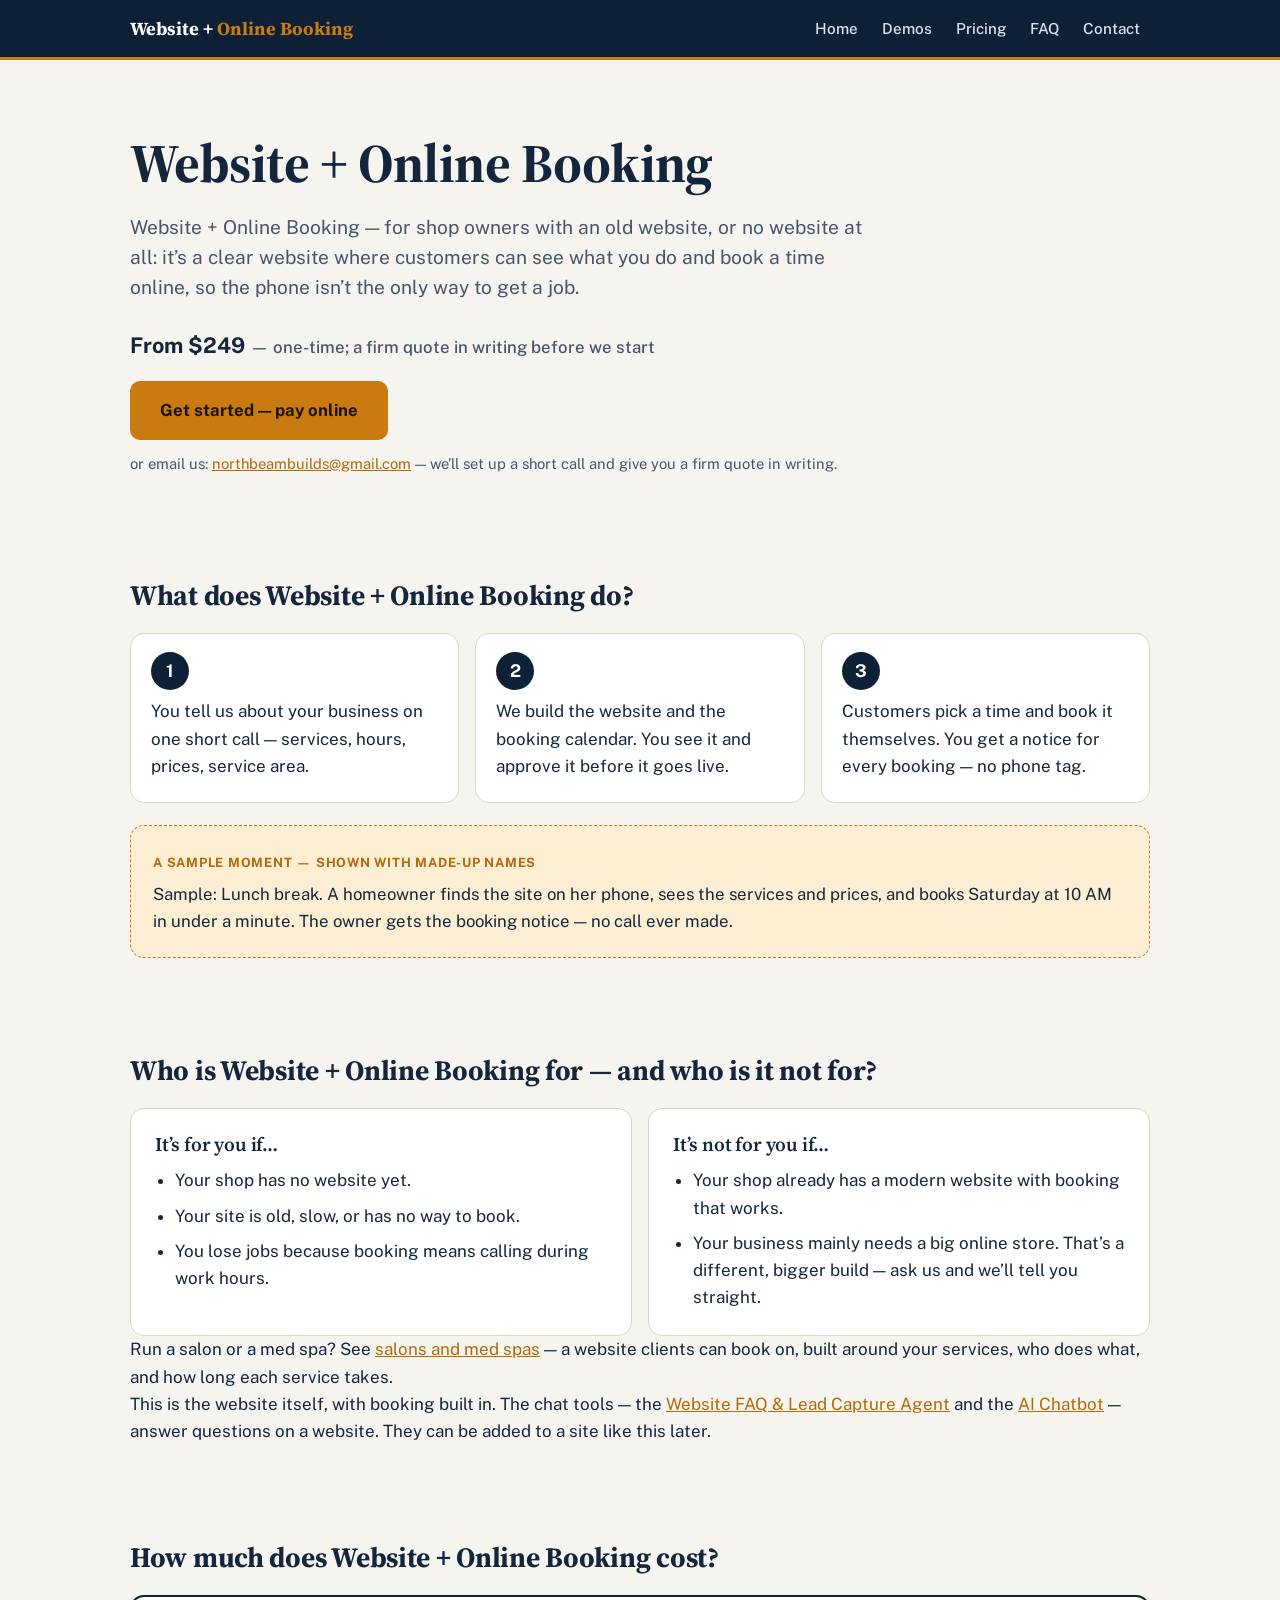
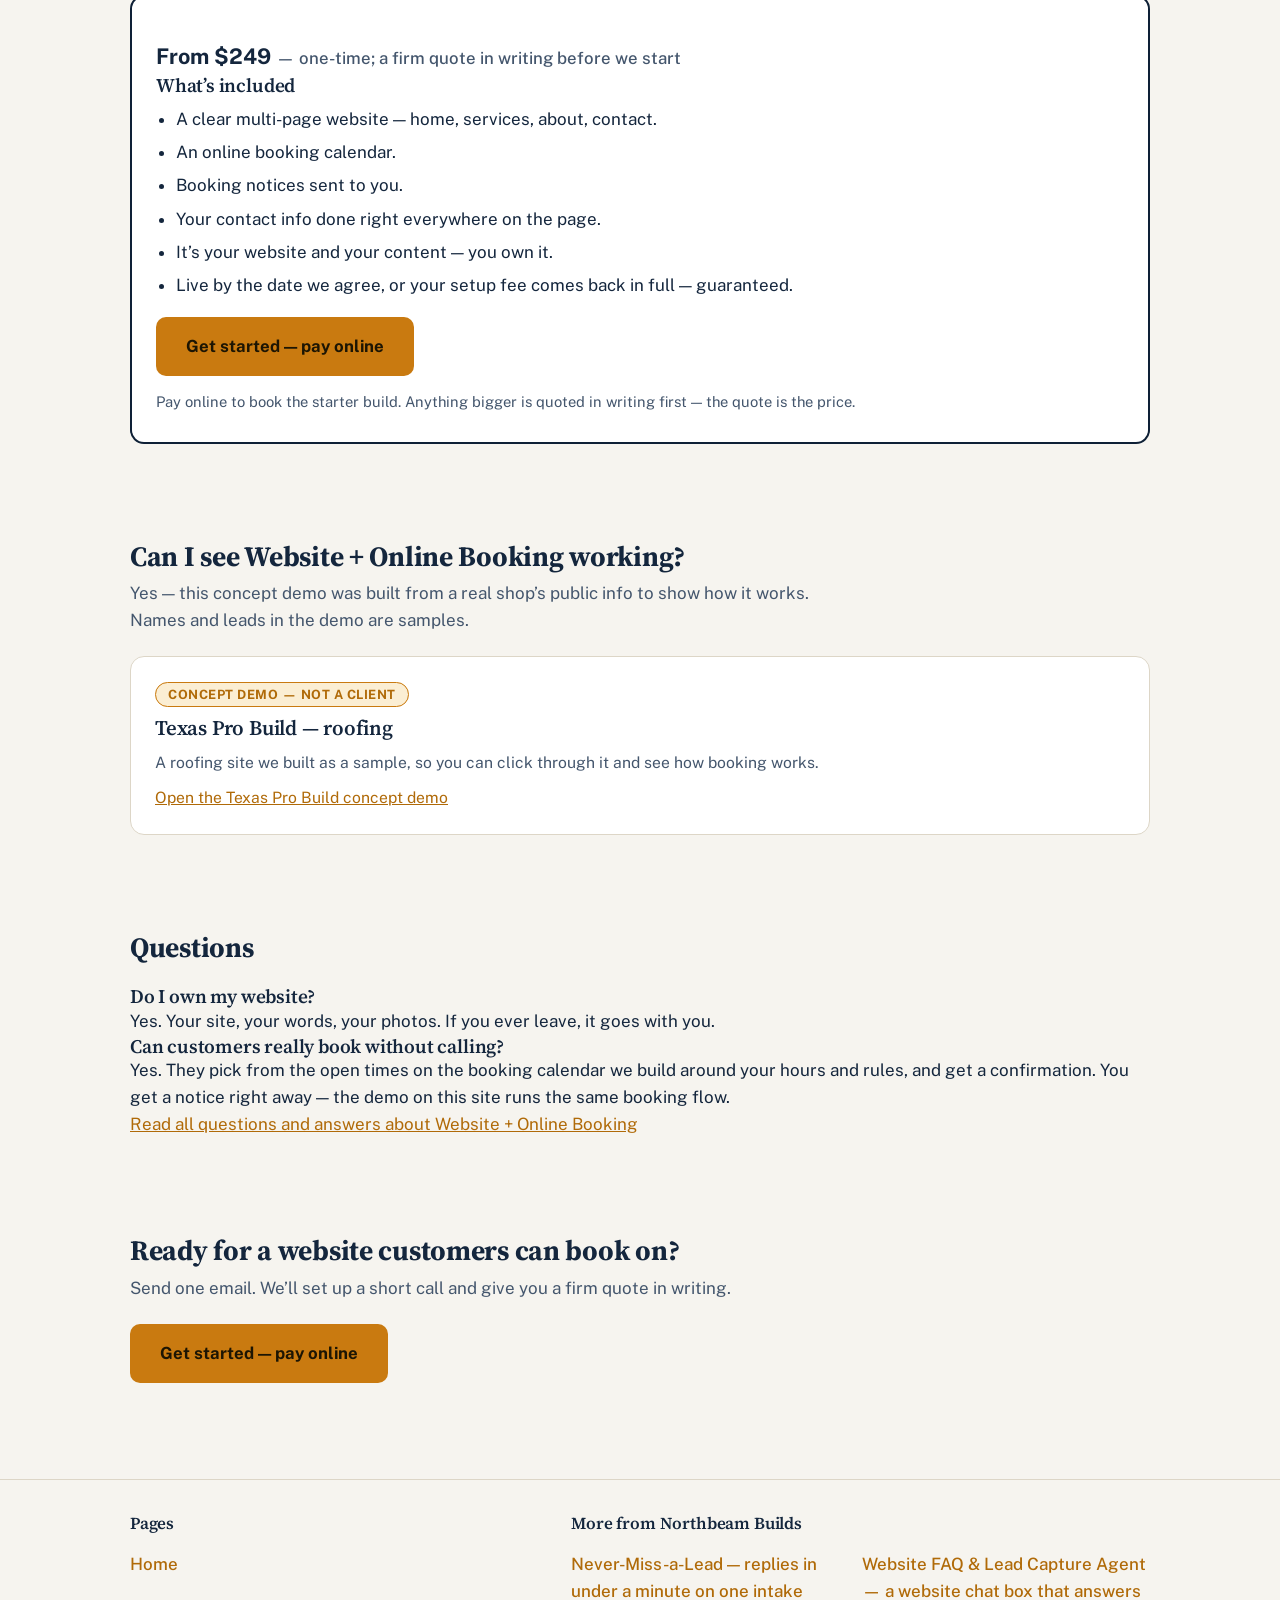
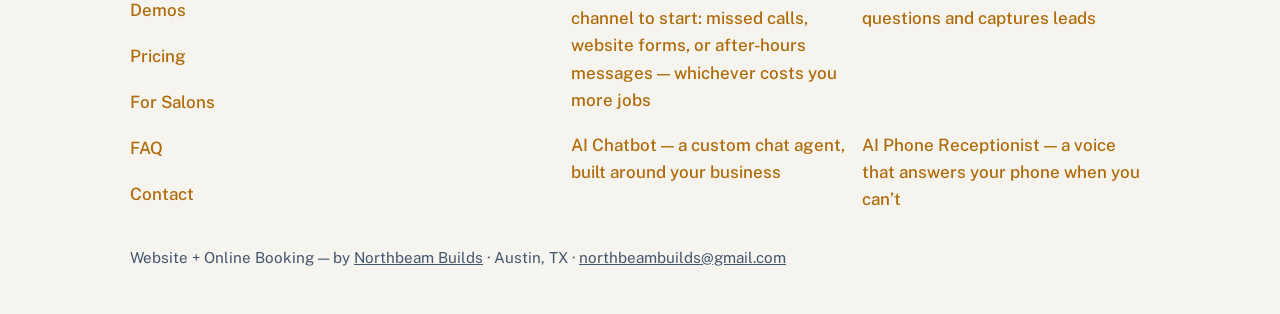
<file: index.html>
<!doctype html>
<html lang="en">
  <head>
    <meta charset="utf-8" />
    <meta name="viewport" content="width=device-width, initial-scale=1, viewport-fit=cover" />
    <meta name="color-scheme" content="light dark" />
    <link rel="icon" href="data:," />
    <title>Website + Online Booking | A Website Customers Can Book On — From $249</title>
    <meta name="description" content="A clear website where customers see your services and book a time online — no phone tag. Website + online booking builds from $249 one-time." />
    <link rel="canonical" href="https://booking.northbeambuilds.com/" />
    <meta property="og:title" content="Website + Online Booking | A Website Customers Can Book On — From $249" />
    <meta property="og:description" content="A clear website where customers see your services and book a time online — no phone tag. Website + online booking builds from $249 one-time." />
    <meta property="og:type" content="website" />
    <meta property="og:url" content="https://booking.northbeambuilds.com/" />
    <meta name="twitter:card" content="summary" />
    <meta name="twitter:title" content="Website + Online Booking | A Website Customers Can Book On — From $249" />
    <meta name="twitter:description" content="A clear website where customers see your services and book a time online — no phone tag. Website + online booking builds from $249 one-time." />
    <meta name="twitter:url" content="https://booking.northbeambuilds.com/" />
    <script type="application/ld+json">
{"@context": "https://schema.org", "@type": "Product", "name": "Website + Online Booking", "applicationCategory": "BusinessApplication", "operatingSystem": "Web", "description": "A clear small-business website with an online booking calendar built in, so customers can book a time without calling.", "offers": {"@type": "Offer", "priceCurrency": "USD", "price": "249", "priceSpecification": [{"@type": "UnitPriceSpecification", "price": "249", "priceCurrency": "USD", "name": "Starting price, one-time"}]}, "provider": {"@type": "Organization", "name": "Northbeam Builds", "email": "northbeambuilds@gmail.com", "address": {"@type": "PostalAddress", "addressLocality": "Austin", "addressRegion": "TX", "addressCountry": "US"}}}
    </script>
    <script type="application/ld+json">
{"@context": "https://schema.org", "@type": "FAQPage", "mainEntity": [{"@type": "Question", "name": "Do I own my website?", "acceptedAnswer": {"@type": "Answer", "text": "Yes. Your site, your words, your photos. If you ever leave, it goes with you."}}, {"@type": "Question", "name": "Can customers really book without calling?", "acceptedAnswer": {"@type": "Answer", "text": "Yes. They pick from the open times on the booking calendar we build around your hours and rules, and get a confirmation. You get a notice right away \u2014 the demo on this site runs the same booking flow."}}]}
    </script>
    <link rel="preconnect" href="https://fonts.googleapis.com" />
    <link rel="preconnect" href="https://fonts.gstatic.com" crossorigin />
    <link href="https://fonts.googleapis.com/css2?family=Source+Serif+4:opsz,wght@8..60,600;8..60,700&family=Public+Sans:wght@400;500;600;700&display=swap" rel="stylesheet" />
    <link rel="stylesheet" href="/assets/site.css" />
  </head>
  <body>
    <header class="topbar">
      <div class="wrap">
        <a class="wordmark" href="/">Website + <span>Online Booking</span></a>
        <button class="nav-toggle" type="button" aria-label="Open menu" aria-expanded="false" aria-controls="main-nav" id="nav-toggle">
          <span class="bars" aria-hidden="true"><span></span><span></span><span></span></span>
        </button>
        <nav class="topnav" id="main-nav" aria-label="Main site">
          <a href="/">Home</a>
          <a href="/demos/">Demos</a>
          <a href="/pricing/">Pricing</a>
          <a href="/faq/">FAQ</a>
          <a href="/contact/">Contact</a>
        </nav>
      </div>
    </header>

    <main>
      <div class="wrap">
        <div class="hero">
          <h1>Website + Online Booking</h1>
          <p class="purpose">Website + Online Booking — for shop owners with an old website, or no website at all: it’s a clear website where customers can see what you do and book a time online, so the phone isn’t the only way to get a job.</p>
          <p class="price-line">From $249 <span class="per">— one-time; a firm quote in writing before we start</span></p>
          <div class="cta-row">
            <a class="btn" href="https://buy.stripe.com/eVq6oHg3q7xG1S21AWgYU02" target="_blank" rel="noopener">Get started — pay online</a>
          </div>
          <p class="buy-note">or email us: <a href="mailto:northbeambuilds@gmail.com">northbeambuilds@gmail.com</a> — we’ll set up a short call and give you a firm quote in writing.</p>
        </div>
        <section aria-labelledby="what-heading">
          <div class="section-head">
            <h2 id="what-heading">What does Website + Online Booking do?</h2>
          </div>
          <ol class="steps">
            <li>You tell us about your business on one short call — services, hours, prices, service area.</li>
            <li>We build the website and the booking calendar. You see it and approve it before it goes live.</li>
            <li>Customers pick a time and book it themselves. You get a notice for every booking — no phone tag.</li>
          </ol>
          <div class="sample">
            <p><span class="tag">A sample moment — shown with made-up names</span></p>
            <p>Sample: Lunch break. A homeowner finds the site on her phone, sees the services and prices, and books Saturday at 10 AM in under a minute. The owner gets the booking notice — no call ever made.</p>
          </div>
        </section>

        <section aria-labelledby="fit-heading">
          <div class="section-head">
            <h2 id="fit-heading">Who is Website + Online Booking for — and who is it not for?</h2>
          </div>
          <div class="fit-grid">
            <div class="fit-card">
              <h3>It’s for you if…</h3>
              <ul>
              <li>Your shop has no website yet.</li>
              <li>Your site is old, slow, or has no way to book.</li>
              <li>You lose jobs because booking means calling during work hours.</li>
              </ul>
            </div>
            <div class="fit-card">
              <h3>It’s not for you if…</h3>
              <ul>
              <li>Your shop already has a modern website with booking that works.</li>
              <li>Your business mainly needs a big online store. That’s a different, bigger build — ask us and we’ll tell you straight.</li>
              </ul>
            </div>
          </div>
          <p class="note">Run a salon or a med spa? See <a href="/for-salons/">salons and med spas</a> — a website clients can book on, built around your services, who does what, and how long each service takes.</p>
          <p class="note">This is the website itself, with booking built in. The chat tools — the <a href="https://faqagent.northbeambuilds.com/">Website FAQ &amp; Lead Capture Agent</a> and the <a href="https://chatbot.northbeambuilds.com/">AI Chatbot</a> — answer questions on a website. They can be added to a site like this later.</p>
        </section>

        <section aria-labelledby="price-heading">
          <div class="section-head">
            <h2 id="price-heading">How much does Website + Online Booking cost?</h2>
          </div>
          <div class="price-box">
            <p class="price-line">From $249 <span class="per">— one-time; a firm quote in writing before we start</span></p>
            <h3>What’s included</h3>
            <ul>
              <li>A clear multi-page website — home, services, about, contact.</li>
              <li>An online booking calendar.</li>
              <li>Booking notices sent to you.</li>
              <li>Your contact info done right everywhere on the page.</li>
              <li>It’s your website and your content — you own it.</li>
              <li>Live by the date we agree, or your setup fee comes back in full — guaranteed.</li>
            </ul>
            <div class="cta-row">
              <a class="btn" href="https://buy.stripe.com/eVq6oHg3q7xG1S21AWgYU02" target="_blank" rel="noopener">Get started — pay online</a>
            </div>
            <p class="buy-note">Pay online to book the starter build. Anything bigger is quoted in writing first — the quote is the price.</p>
          </div>
        </section>

        <section aria-labelledby="demo-heading">
          <div class="section-head">
            <h2 id="demo-heading">Can I see Website + Online Booking working?</h2>
            <p>Yes — this concept demo was built from a real shop’s public info to show how it works. Names and leads in the demo are samples.</p>
          </div>
          <div class="demo-card">
            <p><span class="badge">Concept demo — not a client</span></p>
            <h3>Texas Pro Build — roofing</h3>
            <p>A roofing site we built as a sample, so you can click through it and see how booking works.</p>
            <p><a href="https://northbeambuilds.com/demos/texas-pro-build/">Open the Texas Pro Build concept demo</a></p>
          </div>
        </section>

        <section aria-labelledby="faq-heading">
          <div class="section-head">
            <h2 id="faq-heading">Questions</h2>
          </div>
            <div class="faq-item"><h3>Do I own my website?</h3><p>Yes. Your site, your words, your photos. If you ever leave, it goes with you.</p></div>
            <div class="faq-item"><h3>Can customers really book without calling?</h3><p>Yes. They pick from the open times on the booking calendar we build around your hours and rules, and get a confirmation. You get a notice right away — the demo on this site runs the same booking flow.</p></div>
          <p><a href="/faq/">Read all questions and answers about Website + Online Booking</a></p>
        </section>

        <section aria-label="Get started">
          <div class="section-head">
            <h2>Ready for a website customers can book on?</h2>
            <p>Send one email. We’ll set up a short call and give you a firm quote in writing.</p>
          </div>
          <div class="cta-row">
            <a class="btn" href="https://buy.stripe.com/eVq6oHg3q7xG1S21AWgYU02" target="_blank" rel="noopener">Get started — pay online</a>
          </div>
        </section>
      </div>
    </main>
    <footer>
      <div class="wrap">
        <div class="footer-grid">
          <nav aria-label="Site pages">
            <h3>Pages</h3>
            <ul class="sitemap-list">
              <li><a href="/">Home</a></li>
              <li><a href="/demos/">Demos</a></li>
              <li><a href="/pricing/">Pricing</a></li>
              <li><a href="/for-salons/">For Salons</a></li>
              <li><a href="/faq/">FAQ</a></li>
              <li><a href="/contact/">Contact</a></li>
            </ul>
          </nav>
          <nav aria-label="More from Northbeam Builds">
            <h3>More from Northbeam Builds</h3>
            <ul class="tool-list">
              <li><a href="https://nevermiss.northbeambuilds.com/">Never-Miss-a-Lead — replies in under a minute on one intake channel to start: missed calls, website forms, or after-hours messages — whichever costs you more jobs</a></li>
              <li><a href="https://faqagent.northbeambuilds.com/">Website FAQ & Lead Capture Agent — a website chat box that answers questions and captures leads</a></li>
              <li><a href="https://chatbot.northbeambuilds.com/">AI Chatbot — a custom chat agent, built around your business</a></li>
              <li><a href="https://receptionist.northbeambuilds.com/">AI Phone Receptionist — a voice that answers your phone when you can’t</a></li>
            </ul>
          </nav>
        </div>
        <p class="footer-line">Website + Online Booking — by <a href="https://northbeambuilds.com">Northbeam Builds</a> · Austin, TX · <a href="mailto:northbeambuilds@gmail.com">northbeambuilds@gmail.com</a></p>
      </div>
    </footer>
    <script src="/assets/site.js"></script>
  </body>
</html>
</file>
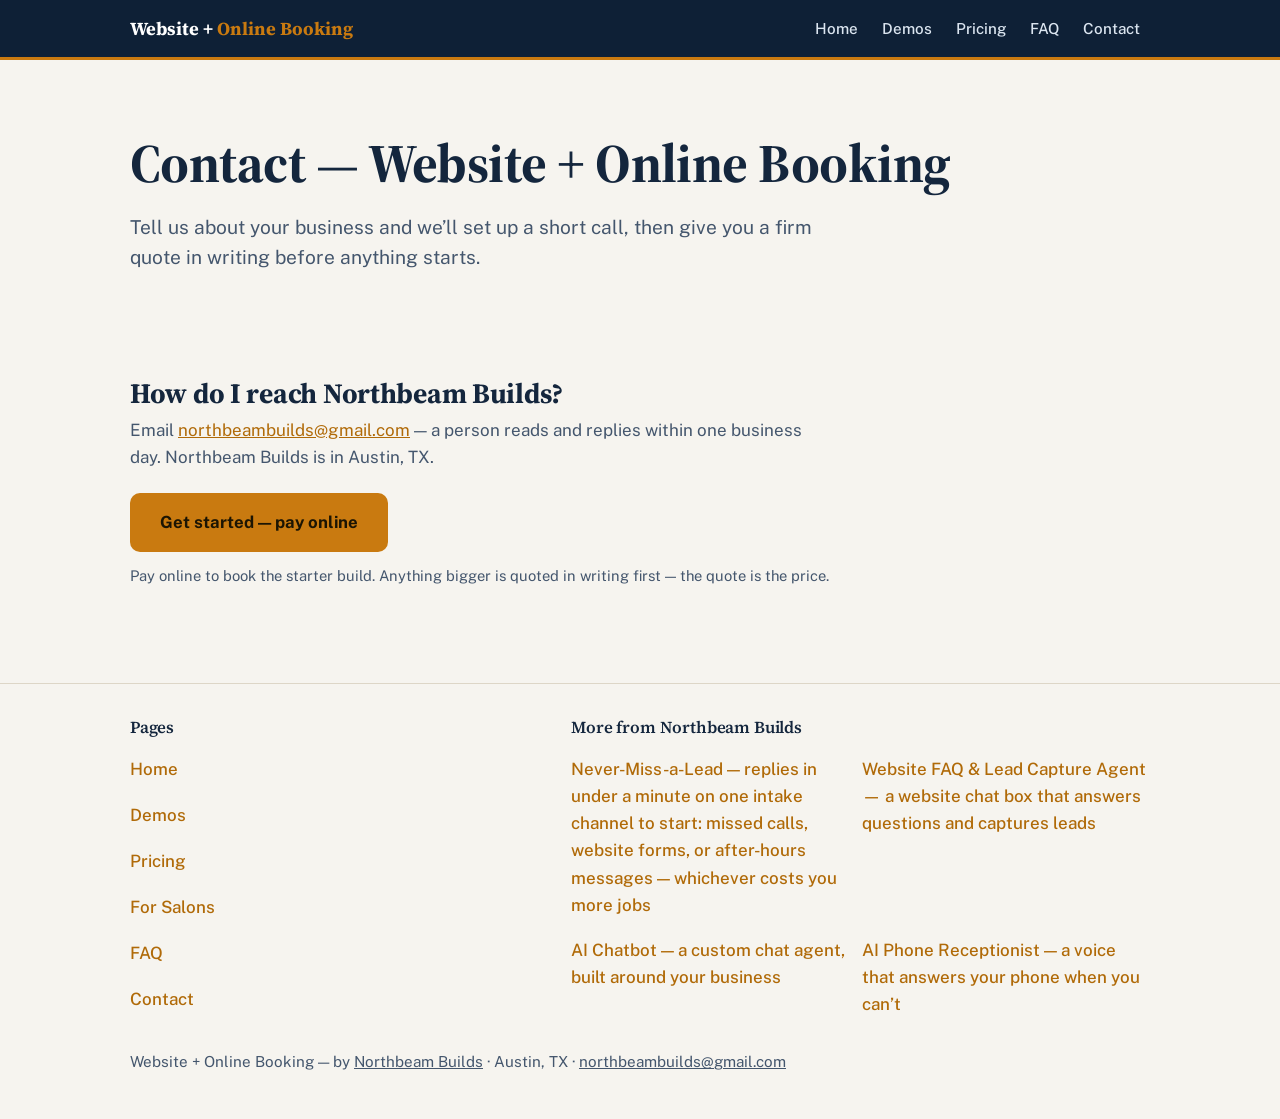
<file: contact/index.html>
<!doctype html>
<html lang="en">
  <head>
    <meta charset="utf-8" />
    <meta name="viewport" content="width=device-width, initial-scale=1, viewport-fit=cover" />
    <meta name="color-scheme" content="light dark" />
    <link rel="icon" href="data:," />
    <title>Contact | Website + Online Booking</title>
    <meta name="description" content="Contact Northbeam Builds about a website customers can book on — email northbeambuilds@gmail.com for a short call and a firm written quote." />
    <link rel="canonical" href="https://booking.northbeambuilds.com/contact/" />
    <meta property="og:title" content="Contact | Website + Online Booking" />
    <meta property="og:description" content="Contact Northbeam Builds about a website customers can book on — email northbeambuilds@gmail.com for a short call and a firm written quote." />
    <meta property="og:type" content="website" />
    <meta property="og:url" content="https://booking.northbeambuilds.com/contact/" />
    <meta name="twitter:card" content="summary" />
    <meta name="twitter:title" content="Contact | Website + Online Booking" />
    <meta name="twitter:description" content="Contact Northbeam Builds about a website customers can book on — email northbeambuilds@gmail.com for a short call and a firm written quote." />
    <meta name="twitter:url" content="https://booking.northbeambuilds.com/contact/" />
    <script type="application/ld+json">
{"@context": "https://schema.org", "@type": "Product", "name": "Website + Online Booking", "applicationCategory": "BusinessApplication", "operatingSystem": "Web", "description": "A clear small-business website with an online booking calendar built in, so customers can book a time without calling.", "offers": {"@type": "Offer", "priceCurrency": "USD", "price": "249", "priceSpecification": [{"@type": "UnitPriceSpecification", "price": "249", "priceCurrency": "USD", "name": "Starting price, one-time"}]}, "provider": {"@type": "Organization", "name": "Northbeam Builds", "email": "northbeambuilds@gmail.com", "address": {"@type": "PostalAddress", "addressLocality": "Austin", "addressRegion": "TX", "addressCountry": "US"}}}
    </script>
    <link rel="preconnect" href="https://fonts.googleapis.com" />
    <link rel="preconnect" href="https://fonts.gstatic.com" crossorigin />
    <link href="https://fonts.googleapis.com/css2?family=Source+Serif+4:opsz,wght@8..60,600;8..60,700&family=Public+Sans:wght@400;500;600;700&display=swap" rel="stylesheet" />
    <link rel="stylesheet" href="/assets/site.css" />
  </head>
  <body>
    <header class="topbar">
      <div class="wrap">
        <a class="wordmark" href="/">Website + <span>Online Booking</span></a>
        <button class="nav-toggle" type="button" aria-label="Open menu" aria-expanded="false" aria-controls="main-nav" id="nav-toggle">
          <span class="bars" aria-hidden="true"><span></span><span></span><span></span></span>
        </button>
        <nav class="topnav" id="main-nav" aria-label="Main site">
          <a href="/">Home</a>
          <a href="/demos/">Demos</a>
          <a href="/pricing/">Pricing</a>
          <a href="/faq/">FAQ</a>
          <a href="/contact/">Contact</a>
        </nav>
      </div>
    </header>

    <main>
      <div class="wrap">
        <div class="hero">
          <h1>Contact — Website + Online Booking</h1>
          <p class="purpose">Tell us about your business and we’ll set up a short call, then give you a firm quote in writing before anything starts.</p>
        </div>
        <section aria-labelledby="email-heading">
          <div class="section-head">
            <h2 id="email-heading">How do I reach Northbeam Builds?</h2>
            <p>Email <a href="mailto:northbeambuilds@gmail.com">northbeambuilds@gmail.com</a> — a person reads and replies within one business day. Northbeam Builds is in Austin, TX.</p>
          </div>
          <div class="cta-row">
              <a class="btn" href="https://buy.stripe.com/eVq6oHg3q7xG1S21AWgYU02" target="_blank" rel="noopener">Get started — pay online</a>
            </div>
            <p class="buy-note">Pay online to book the starter build. Anything bigger is quoted in writing first — the quote is the price.</p>
        </section>
      </div>
    </main>
    <footer>
      <div class="wrap">
        <div class="footer-grid">
          <nav aria-label="Site pages">
            <h3>Pages</h3>
            <ul class="sitemap-list">
              <li><a href="/">Home</a></li>
              <li><a href="/demos/">Demos</a></li>
              <li><a href="/pricing/">Pricing</a></li>
              <li><a href="/for-salons/">For Salons</a></li>
              <li><a href="/faq/">FAQ</a></li>
              <li><a href="/contact/">Contact</a></li>
            </ul>
          </nav>
          <nav aria-label="More from Northbeam Builds">
            <h3>More from Northbeam Builds</h3>
            <ul class="tool-list">
              <li><a href="https://nevermiss.northbeambuilds.com/">Never-Miss-a-Lead — replies in under a minute on one intake channel to start: missed calls, website forms, or after-hours messages — whichever costs you more jobs</a></li>
              <li><a href="https://faqagent.northbeambuilds.com/">Website FAQ & Lead Capture Agent — a website chat box that answers questions and captures leads</a></li>
              <li><a href="https://chatbot.northbeambuilds.com/">AI Chatbot — a custom chat agent, built around your business</a></li>
              <li><a href="https://receptionist.northbeambuilds.com/">AI Phone Receptionist — a voice that answers your phone when you can’t</a></li>
            </ul>
          </nav>
        </div>
        <p class="footer-line">Website + Online Booking — by <a href="https://northbeambuilds.com">Northbeam Builds</a> · Austin, TX · <a href="mailto:northbeambuilds@gmail.com">northbeambuilds@gmail.com</a></p>
      </div>
    </footer>
    <script src="/assets/site.js"></script>
  </body>
</html>
</file>
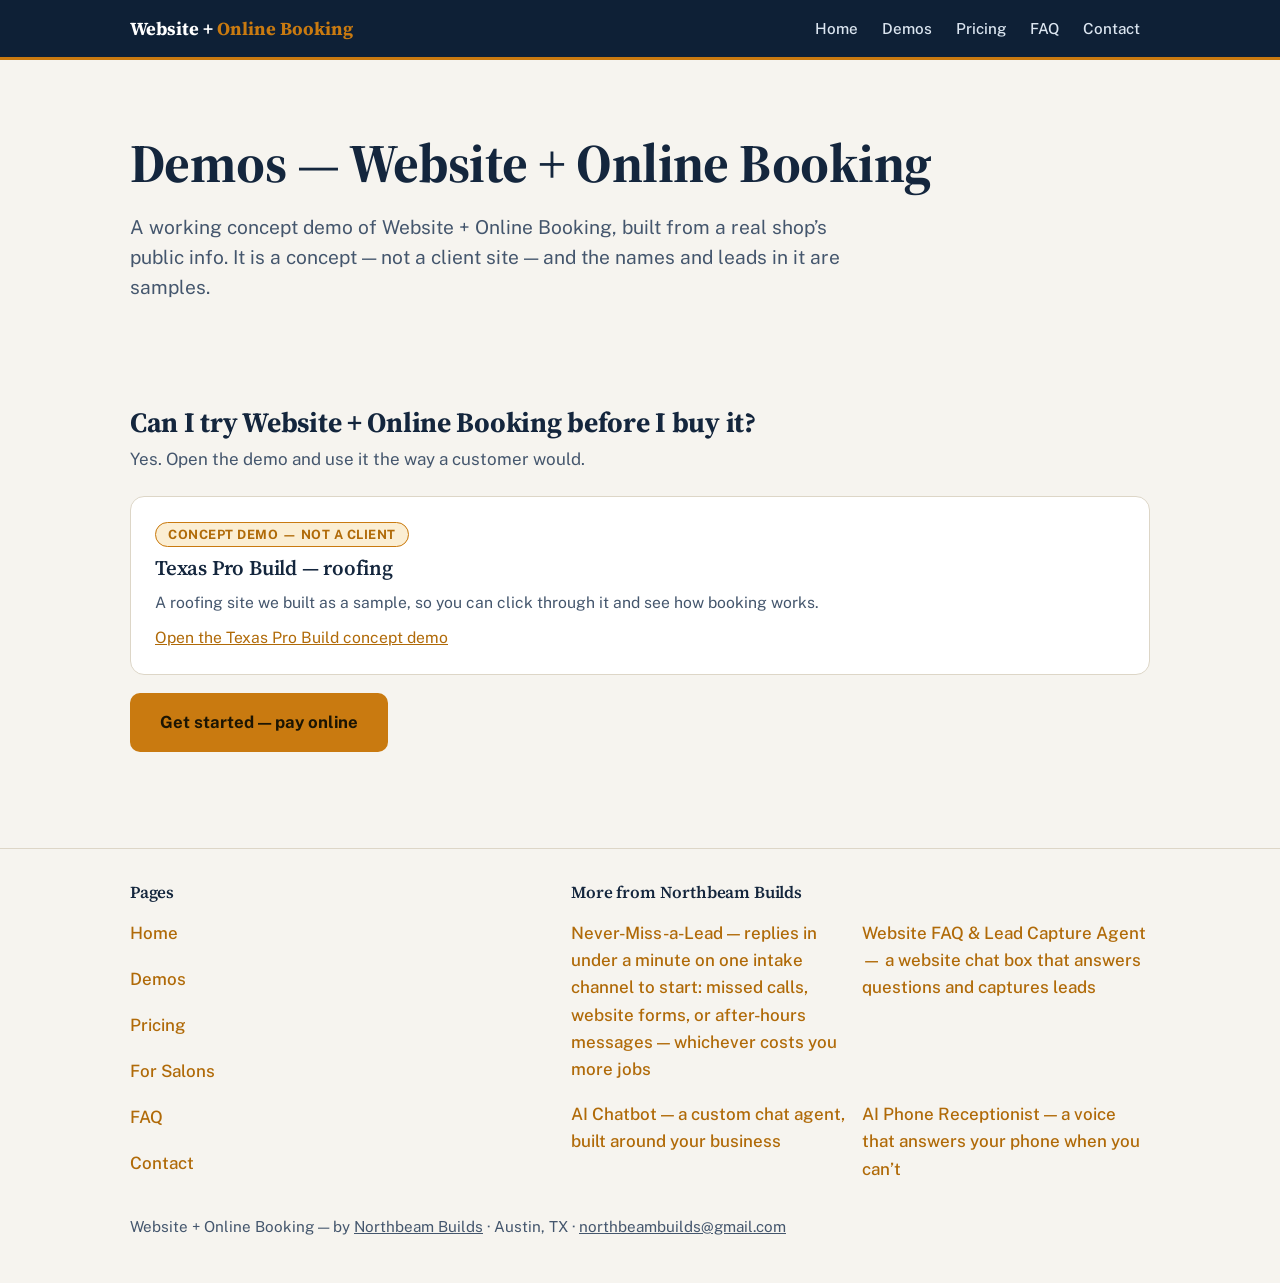
<file: demos/index.html>
<!doctype html>
<html lang="en">
  <head>
    <meta charset="utf-8" />
    <meta name="viewport" content="width=device-width, initial-scale=1, viewport-fit=cover" />
    <meta name="color-scheme" content="light dark" />
    <link rel="icon" href="data:," />
    <title>Demos | Website + Online Booking</title>
    <meta name="description" content="See Website + Online Booking working: the Texas Pro Build roofing concept demo with online booking. Concept demo — not a client." />
    <link rel="canonical" href="https://booking.northbeambuilds.com/demos/" />
    <meta property="og:title" content="Demos | Website + Online Booking" />
    <meta property="og:description" content="See Website + Online Booking working: the Texas Pro Build roofing concept demo with online booking. Concept demo — not a client." />
    <meta property="og:type" content="website" />
    <meta property="og:url" content="https://booking.northbeambuilds.com/demos/" />
    <meta name="twitter:card" content="summary" />
    <meta name="twitter:title" content="Demos | Website + Online Booking" />
    <meta name="twitter:description" content="See Website + Online Booking working: the Texas Pro Build roofing concept demo with online booking. Concept demo — not a client." />
    <meta name="twitter:url" content="https://booking.northbeambuilds.com/demos/" />
    <script type="application/ld+json">
{"@context": "https://schema.org", "@type": "Product", "name": "Website + Online Booking", "applicationCategory": "BusinessApplication", "operatingSystem": "Web", "description": "A clear small-business website with an online booking calendar built in, so customers can book a time without calling.", "offers": {"@type": "Offer", "priceCurrency": "USD", "price": "249", "priceSpecification": [{"@type": "UnitPriceSpecification", "price": "249", "priceCurrency": "USD", "name": "Starting price, one-time"}]}, "provider": {"@type": "Organization", "name": "Northbeam Builds", "email": "northbeambuilds@gmail.com", "address": {"@type": "PostalAddress", "addressLocality": "Austin", "addressRegion": "TX", "addressCountry": "US"}}}
    </script>
    <link rel="preconnect" href="https://fonts.googleapis.com" />
    <link rel="preconnect" href="https://fonts.gstatic.com" crossorigin />
    <link href="https://fonts.googleapis.com/css2?family=Source+Serif+4:opsz,wght@8..60,600;8..60,700&family=Public+Sans:wght@400;500;600;700&display=swap" rel="stylesheet" />
    <link rel="stylesheet" href="/assets/site.css" />
  </head>
  <body>
    <header class="topbar">
      <div class="wrap">
        <a class="wordmark" href="/">Website + <span>Online Booking</span></a>
        <button class="nav-toggle" type="button" aria-label="Open menu" aria-expanded="false" aria-controls="main-nav" id="nav-toggle">
          <span class="bars" aria-hidden="true"><span></span><span></span><span></span></span>
        </button>
        <nav class="topnav" id="main-nav" aria-label="Main site">
          <a href="/">Home</a>
          <a href="/demos/">Demos</a>
          <a href="/pricing/">Pricing</a>
          <a href="/faq/">FAQ</a>
          <a href="/contact/">Contact</a>
        </nav>
      </div>
    </header>

    <main>
      <div class="wrap">
        <div class="hero">
          <h1>Demos — Website + Online Booking</h1>
          <p class="purpose">A working concept demo of Website + Online Booking, built from a real shop’s public info. It is a concept — not a client site — and the names and leads in it are samples.</p>
        </div>
        <section aria-labelledby="demo-heading">
          <div class="section-head">
            <h2 id="demo-heading">Can I try Website + Online Booking before I buy it?</h2>
            <p>Yes. Open the demo and use it the way a customer would.</p>
          </div>
          <div class="demo-card">
            <p><span class="badge">Concept demo — not a client</span></p>
            <h3>Texas Pro Build — roofing</h3>
            <p>A roofing site we built as a sample, so you can click through it and see how booking works.</p>
            <p><a href="https://northbeambuilds.com/demos/texas-pro-build/">Open the Texas Pro Build concept demo</a></p>
          </div>
          <div class="cta-row">
            <a class="btn" href="https://buy.stripe.com/eVq6oHg3q7xG1S21AWgYU02" target="_blank" rel="noopener">Get started — pay online</a>
          </div>
        </section>
      </div>
    </main>
    <footer>
      <div class="wrap">
        <div class="footer-grid">
          <nav aria-label="Site pages">
            <h3>Pages</h3>
            <ul class="sitemap-list">
              <li><a href="/">Home</a></li>
              <li><a href="/demos/">Demos</a></li>
              <li><a href="/pricing/">Pricing</a></li>
              <li><a href="/for-salons/">For Salons</a></li>
              <li><a href="/faq/">FAQ</a></li>
              <li><a href="/contact/">Contact</a></li>
            </ul>
          </nav>
          <nav aria-label="More from Northbeam Builds">
            <h3>More from Northbeam Builds</h3>
            <ul class="tool-list">
              <li><a href="https://nevermiss.northbeambuilds.com/">Never-Miss-a-Lead — replies in under a minute on one intake channel to start: missed calls, website forms, or after-hours messages — whichever costs you more jobs</a></li>
              <li><a href="https://faqagent.northbeambuilds.com/">Website FAQ & Lead Capture Agent — a website chat box that answers questions and captures leads</a></li>
              <li><a href="https://chatbot.northbeambuilds.com/">AI Chatbot — a custom chat agent, built around your business</a></li>
              <li><a href="https://receptionist.northbeambuilds.com/">AI Phone Receptionist — a voice that answers your phone when you can’t</a></li>
            </ul>
          </nav>
        </div>
        <p class="footer-line">Website + Online Booking — by <a href="https://northbeambuilds.com">Northbeam Builds</a> · Austin, TX · <a href="mailto:northbeambuilds@gmail.com">northbeambuilds@gmail.com</a></p>
      </div>
    </footer>
    <script src="/assets/site.js"></script>
  </body>
</html>
</file>
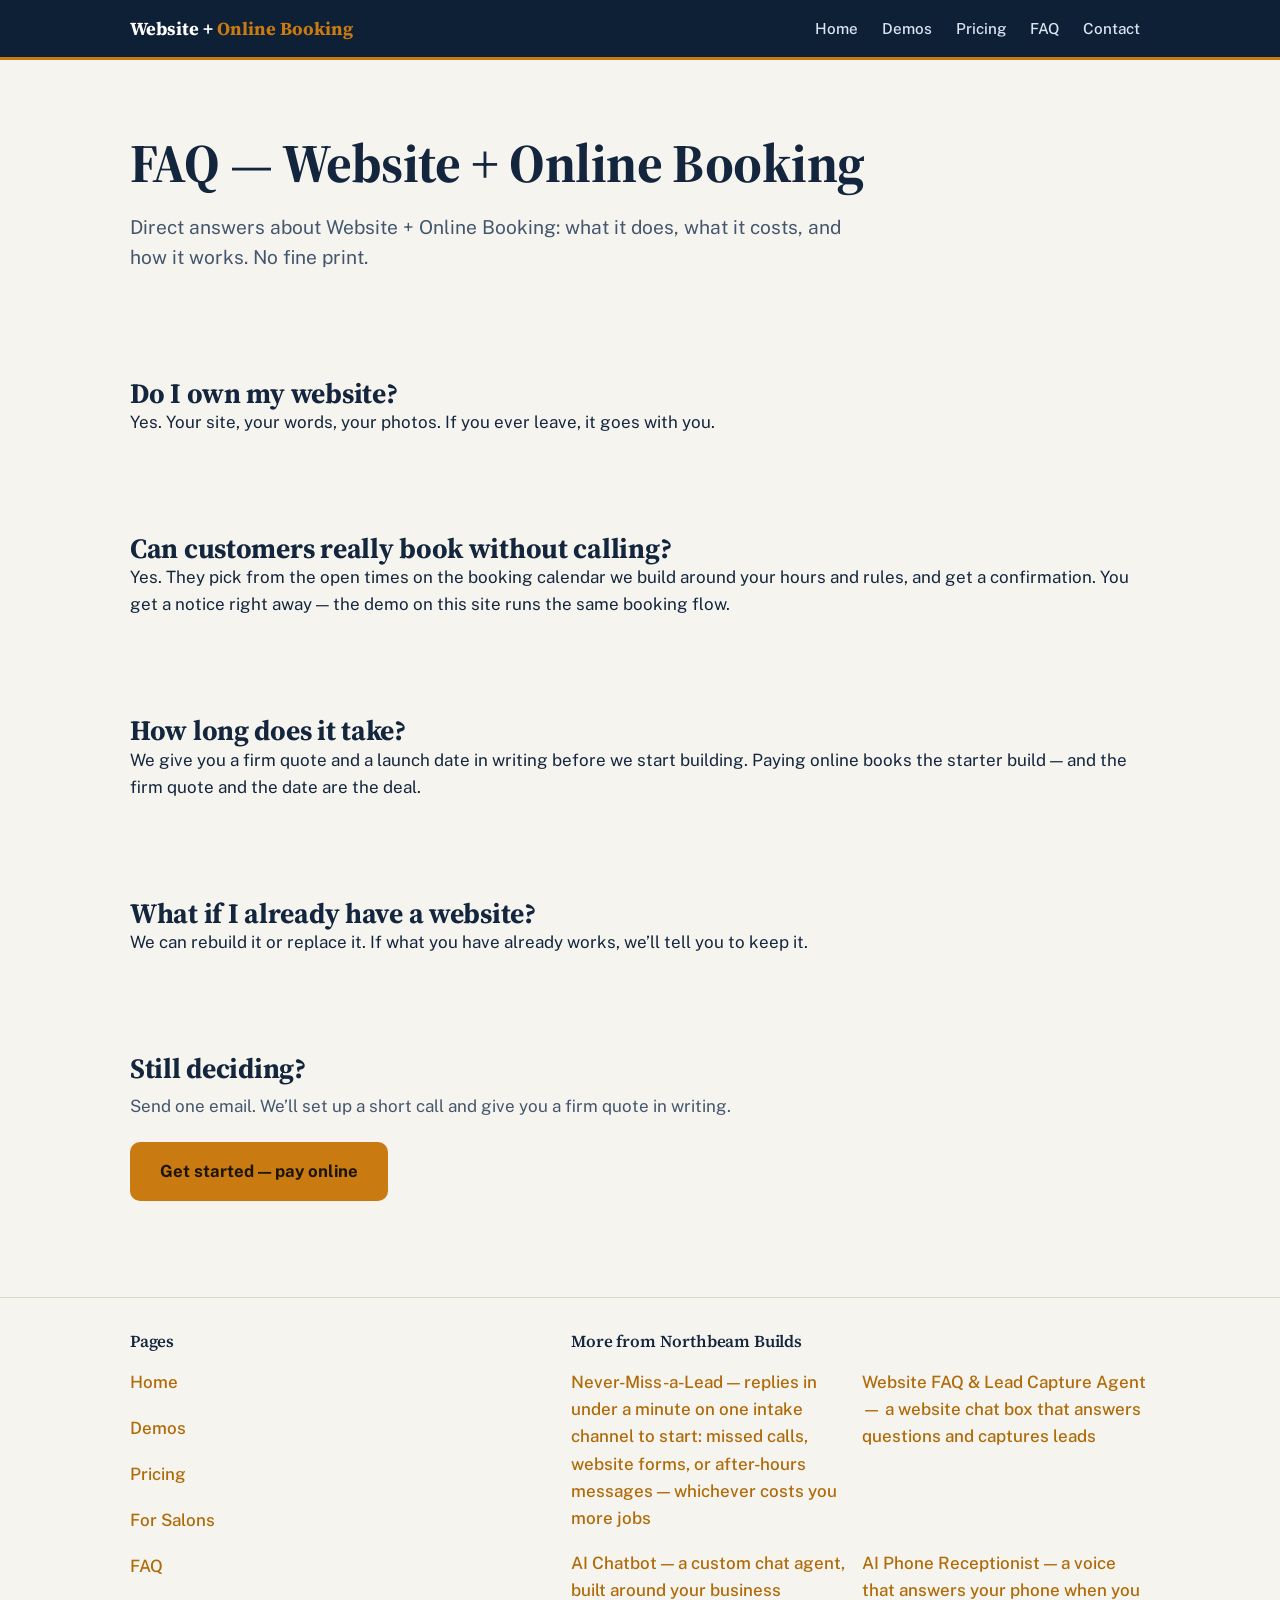
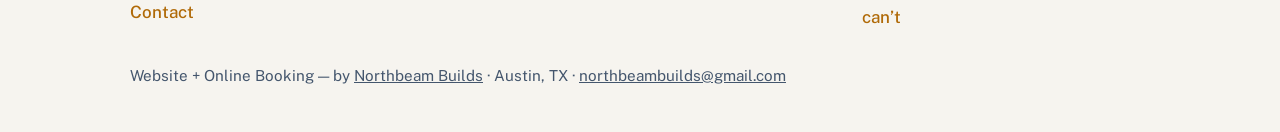
<file: faq/index.html>
<!doctype html>
<html lang="en">
  <head>
    <meta charset="utf-8" />
    <meta name="viewport" content="width=device-width, initial-scale=1, viewport-fit=cover" />
    <meta name="color-scheme" content="light dark" />
    <link rel="icon" href="data:," />
    <title>FAQ | Website + Online Booking</title>
    <meta name="description" content="Answers about Website + Online Booking: owning your site, how online booking works, timelines, and what happens if you already have a website." />
    <link rel="canonical" href="https://booking.northbeambuilds.com/faq/" />
    <meta property="og:title" content="FAQ | Website + Online Booking" />
    <meta property="og:description" content="Answers about Website + Online Booking: owning your site, how online booking works, timelines, and what happens if you already have a website." />
    <meta property="og:type" content="website" />
    <meta property="og:url" content="https://booking.northbeambuilds.com/faq/" />
    <meta name="twitter:card" content="summary" />
    <meta name="twitter:title" content="FAQ | Website + Online Booking" />
    <meta name="twitter:description" content="Answers about Website + Online Booking: owning your site, how online booking works, timelines, and what happens if you already have a website." />
    <meta name="twitter:url" content="https://booking.northbeambuilds.com/faq/" />
    <script type="application/ld+json">
{"@context": "https://schema.org", "@type": "Product", "name": "Website + Online Booking", "applicationCategory": "BusinessApplication", "operatingSystem": "Web", "description": "A clear small-business website with an online booking calendar built in, so customers can book a time without calling.", "offers": {"@type": "Offer", "priceCurrency": "USD", "price": "249", "priceSpecification": [{"@type": "UnitPriceSpecification", "price": "249", "priceCurrency": "USD", "name": "Starting price, one-time"}]}, "provider": {"@type": "Organization", "name": "Northbeam Builds", "email": "northbeambuilds@gmail.com", "address": {"@type": "PostalAddress", "addressLocality": "Austin", "addressRegion": "TX", "addressCountry": "US"}}}
    </script>
    <script type="application/ld+json">
{"@context": "https://schema.org", "@type": "FAQPage", "mainEntity": [{"@type": "Question", "name": "Do I own my website?", "acceptedAnswer": {"@type": "Answer", "text": "Yes. Your site, your words, your photos. If you ever leave, it goes with you."}}, {"@type": "Question", "name": "Can customers really book without calling?", "acceptedAnswer": {"@type": "Answer", "text": "Yes. They pick from the open times on the booking calendar we build around your hours and rules, and get a confirmation. You get a notice right away — the demo on this site runs the same booking flow."}}, {"@type": "Question", "name": "How long does it take?", "acceptedAnswer": {"@type": "Answer", "text": "We give you a firm quote and a launch date in writing before we start building. Paying online books the starter build \u2014 and the firm quote and the date are the deal."}}, {"@type": "Question", "name": "What if I already have a website?", "acceptedAnswer": {"@type": "Answer", "text": "We can rebuild it or replace it. If what you have already works, we\u2019ll tell you to keep it."}}]}
    </script>
    <link rel="preconnect" href="https://fonts.googleapis.com" />
    <link rel="preconnect" href="https://fonts.gstatic.com" crossorigin />
    <link href="https://fonts.googleapis.com/css2?family=Source+Serif+4:opsz,wght@8..60,600;8..60,700&family=Public+Sans:wght@400;500;600;700&display=swap" rel="stylesheet" />
    <link rel="stylesheet" href="/assets/site.css" />
  </head>
  <body>
    <header class="topbar">
      <div class="wrap">
        <a class="wordmark" href="/">Website + <span>Online Booking</span></a>
        <button class="nav-toggle" type="button" aria-label="Open menu" aria-expanded="false" aria-controls="main-nav" id="nav-toggle">
          <span class="bars" aria-hidden="true"><span></span><span></span><span></span></span>
        </button>
        <nav class="topnav" id="main-nav" aria-label="Main site">
          <a href="/">Home</a>
          <a href="/demos/">Demos</a>
          <a href="/pricing/">Pricing</a>
          <a href="/faq/">FAQ</a>
          <a href="/contact/">Contact</a>
        </nav>
      </div>
    </header>

    <main>
      <div class="wrap">
        <div class="hero">
          <h1>FAQ — Website + Online Booking</h1>
          <p class="purpose">Direct answers about Website + Online Booking: what it does, what it costs, and how it works. No fine print.</p>
        </div>
        <section aria-label="Do I own my website?">
          <h2>Do I own my website?</h2>
          <p>Yes. Your site, your words, your photos. If you ever leave, it goes with you.</p>
        </section>
        <section aria-label="Can customers really book without calling?">
          <h2>Can customers really book without calling?</h2>
          <p>Yes. They pick from the open times on the booking calendar we build around your hours and rules, and get a confirmation. You get a notice right away — the demo on this site runs the same booking flow.</p>
        </section>
        <section aria-label="How long does it take?">
          <h2>How long does it take?</h2>
          <p>We give you a firm quote and a launch date in writing before we start building. Paying online books the starter build — and the firm quote and the date are the deal.</p>
        </section>
        <section aria-label="What if I already have a website?">
          <h2>What if I already have a website?</h2>
          <p>We can rebuild it or replace it. If what you have already works, we’ll tell you to keep it.</p>
        </section>
        <section aria-label="Get started">
          <div class="section-head">
            <h2>Still deciding?</h2>
            <p>Send one email. We’ll set up a short call and give you a firm quote in writing.</p>
          </div>
          <div class="cta-row">
            <a class="btn" href="https://buy.stripe.com/eVq6oHg3q7xG1S21AWgYU02" target="_blank" rel="noopener">Get started — pay online</a>
          </div>
        </section>
      </div>
    </main>
    <footer>
      <div class="wrap">
        <div class="footer-grid">
          <nav aria-label="Site pages">
            <h3>Pages</h3>
            <ul class="sitemap-list">
              <li><a href="/">Home</a></li>
              <li><a href="/demos/">Demos</a></li>
              <li><a href="/pricing/">Pricing</a></li>
              <li><a href="/for-salons/">For Salons</a></li>
              <li><a href="/faq/">FAQ</a></li>
              <li><a href="/contact/">Contact</a></li>
            </ul>
          </nav>
          <nav aria-label="More from Northbeam Builds">
            <h3>More from Northbeam Builds</h3>
            <ul class="tool-list">
              <li><a href="https://nevermiss.northbeambuilds.com/">Never-Miss-a-Lead — replies in under a minute on one intake channel to start: missed calls, website forms, or after-hours messages — whichever costs you more jobs</a></li>
              <li><a href="https://faqagent.northbeambuilds.com/">Website FAQ & Lead Capture Agent — a website chat box that answers questions and captures leads</a></li>
              <li><a href="https://chatbot.northbeambuilds.com/">AI Chatbot — a custom chat agent, built around your business</a></li>
              <li><a href="https://receptionist.northbeambuilds.com/">AI Phone Receptionist — a voice that answers your phone when you can’t</a></li>
            </ul>
          </nav>
        </div>
        <p class="footer-line">Website + Online Booking — by <a href="https://northbeambuilds.com">Northbeam Builds</a> · Austin, TX · <a href="mailto:northbeambuilds@gmail.com">northbeambuilds@gmail.com</a></p>
      </div>
    </footer>
    <script src="/assets/site.js"></script>
  </body>
</html>
</file>
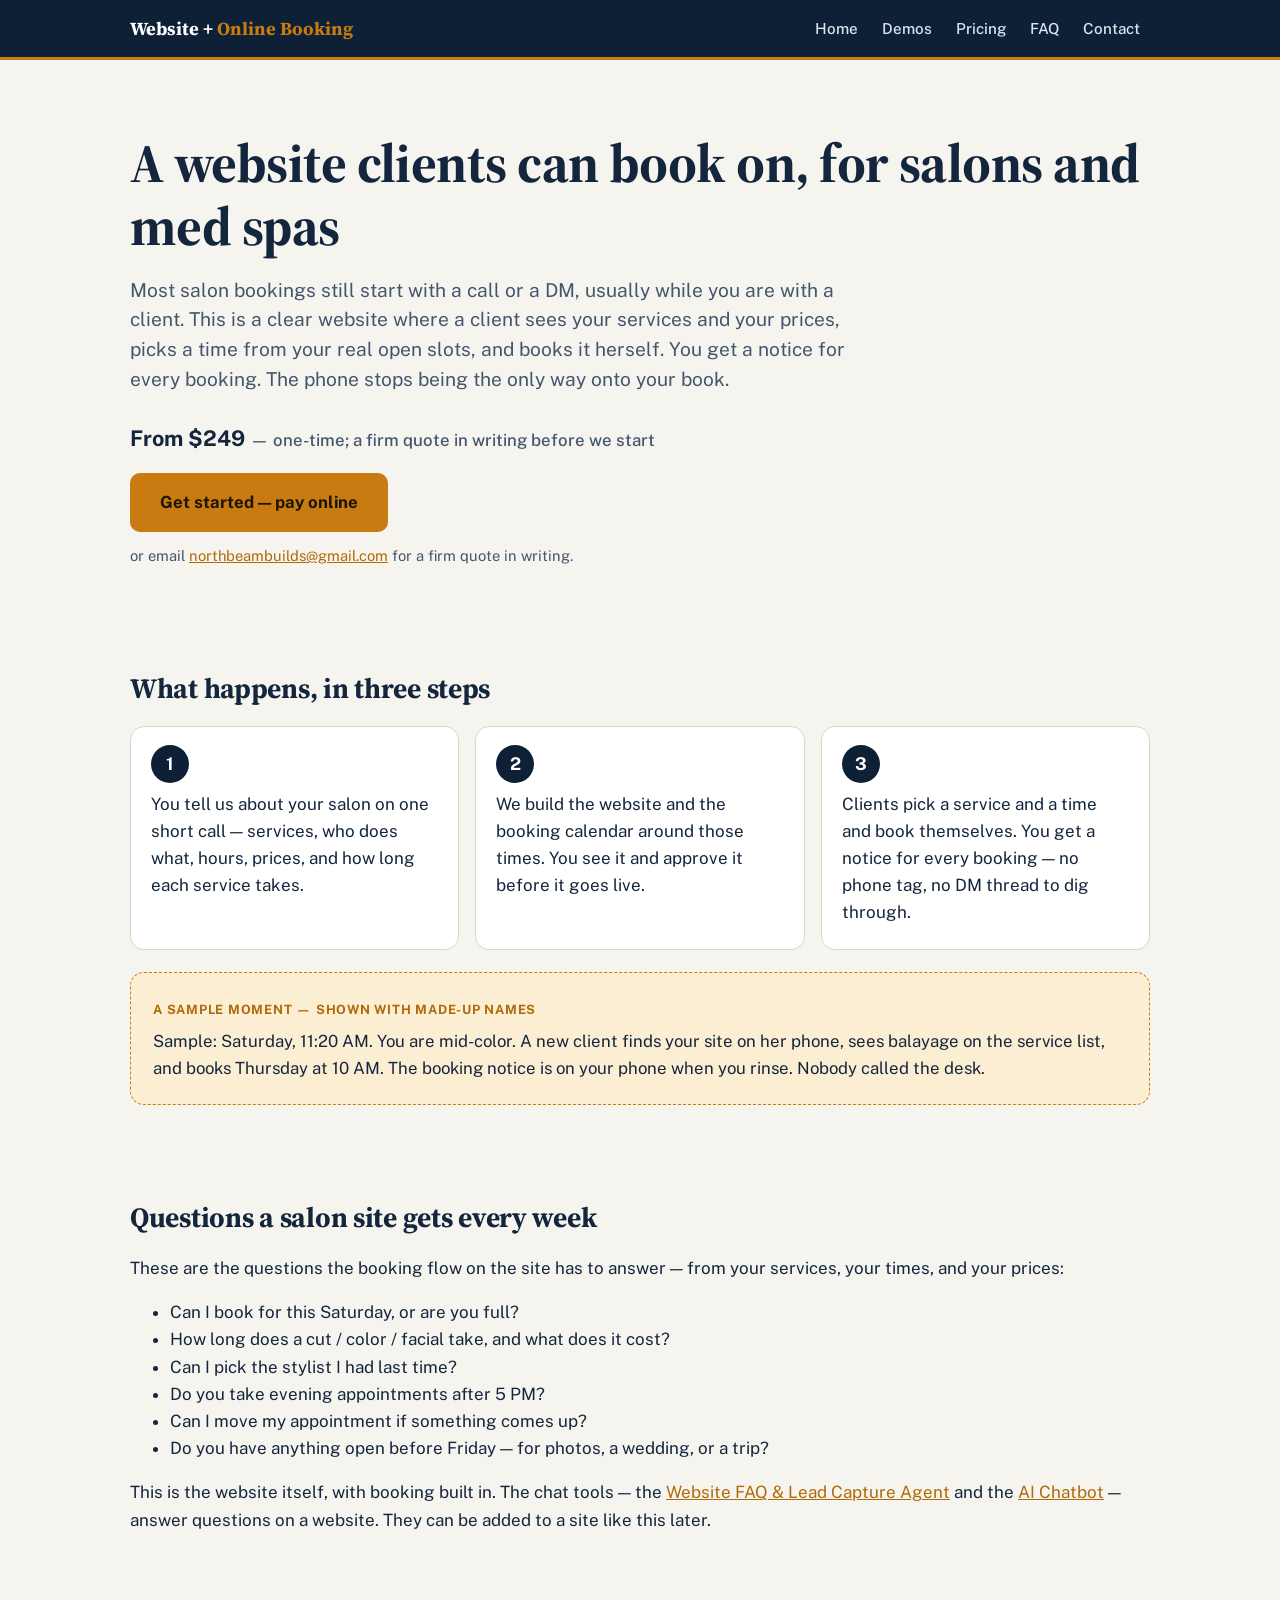
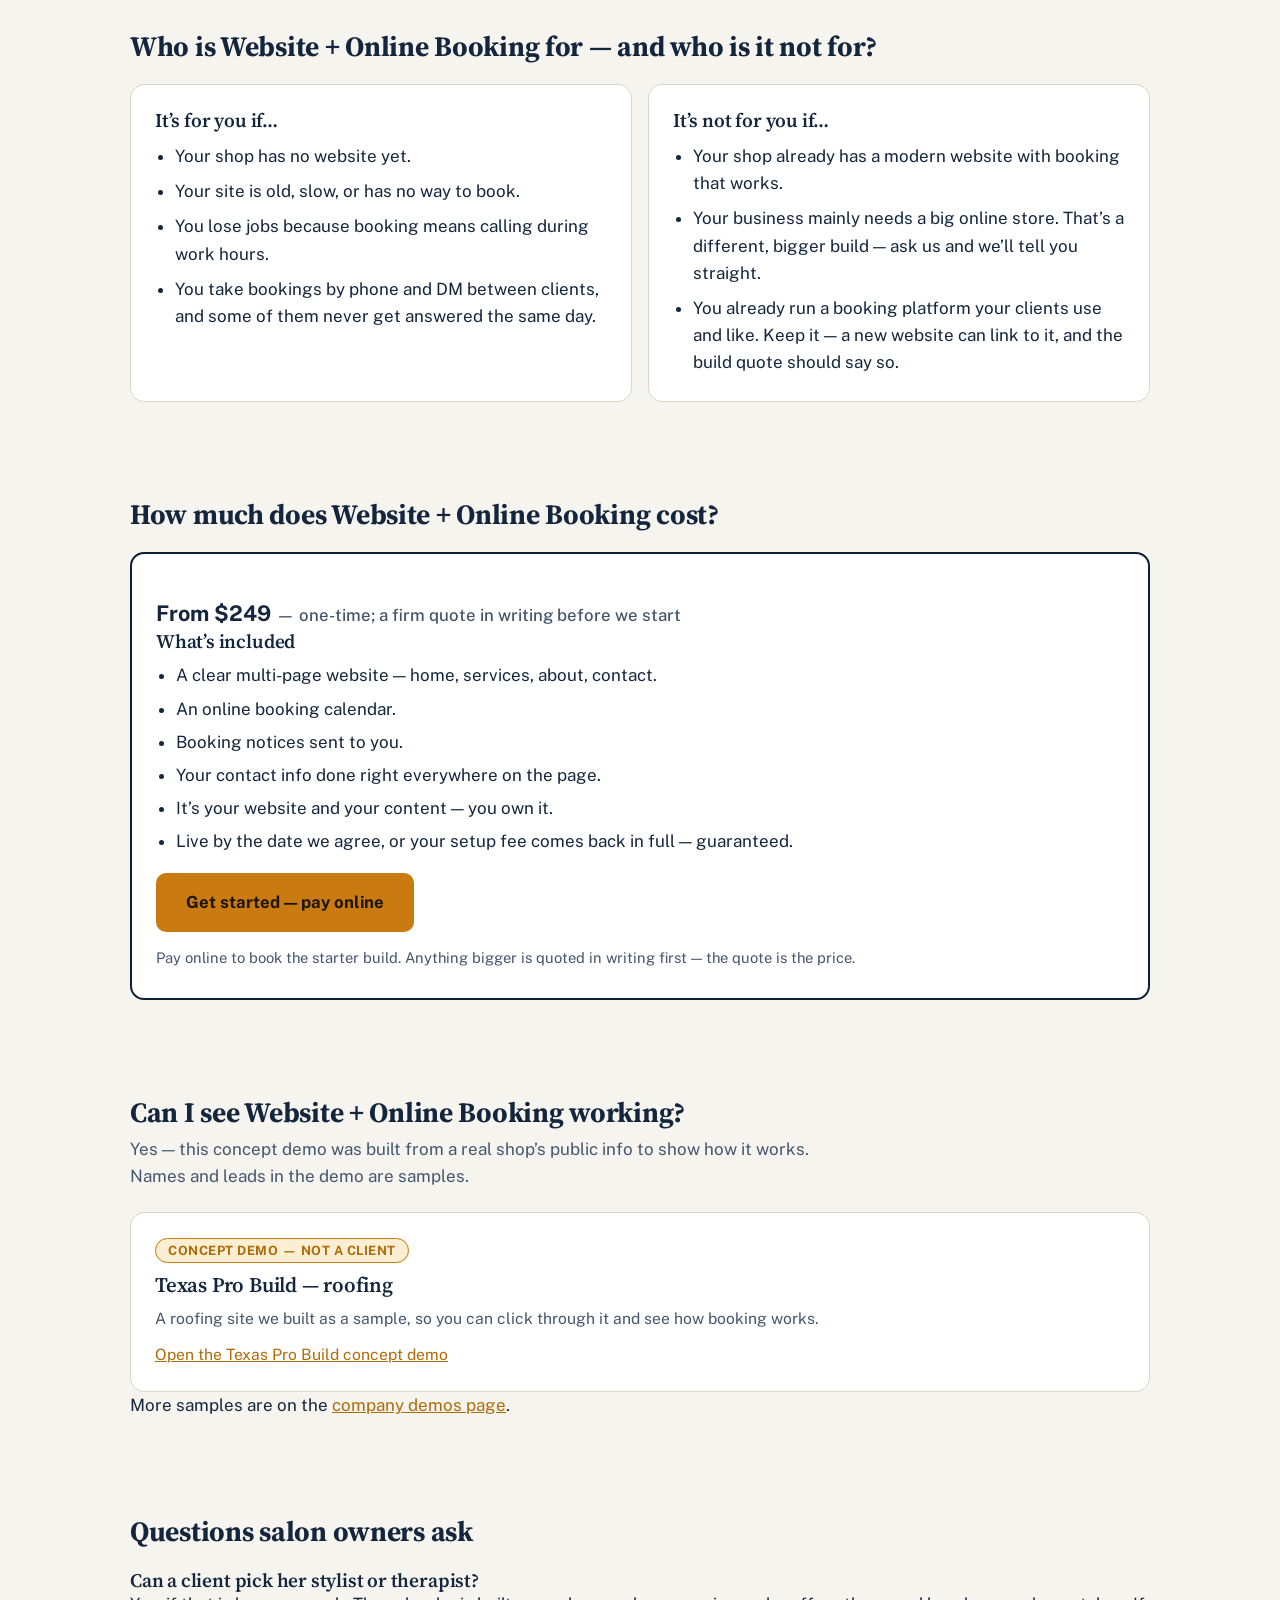
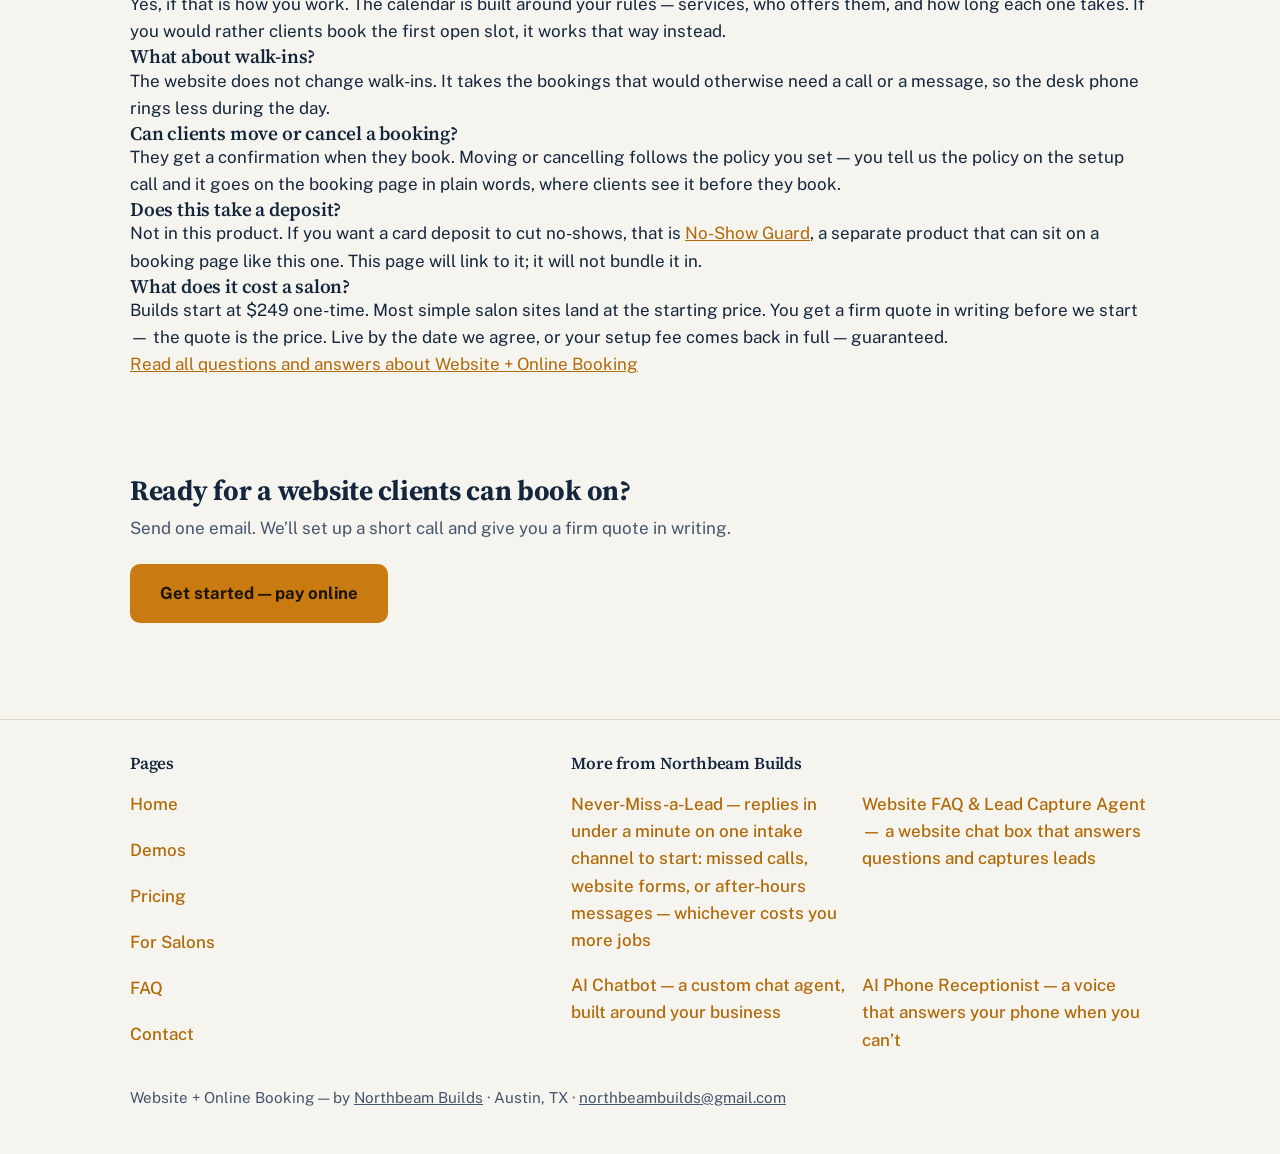
<file: for-salons/index.html>
<!doctype html>
<html lang="en">
  <head>
    <meta charset="utf-8" />
    <meta name="viewport" content="width=device-width, initial-scale=1, viewport-fit=cover" />
    <meta name="color-scheme" content="light dark" />
    <link rel="icon" href="data:," />
    <title>Website + Online Booking for Salons | Website + Online Booking</title>
    <meta name="description" content="A website for a salon or med spa where clients pick a service, pick a time, and book themselves — no phone tag at the front desk. From $249 one-time." />
    <link rel="canonical" href="https://booking.northbeambuilds.com/for-salons/" />
    <meta property="og:title" content="Website + Online Booking for Salons | Website + Online Booking" />
    <meta property="og:description" content="A website for a salon or med spa where clients pick a service, pick a time, and book themselves — no phone tag at the front desk. From $249 one-time." />
    <meta property="og:type" content="website" />
    <meta property="og:url" content="https://booking.northbeambuilds.com/for-salons/" />
    <meta name="twitter:card" content="summary" />
    <meta name="twitter:title" content="Website + Online Booking for Salons | Website + Online Booking" />
    <meta name="twitter:description" content="A website for a salon or med spa where clients pick a service, pick a time, and book themselves — no phone tag at the front desk. From $249 one-time." />
    <meta name="twitter:url" content="https://booking.northbeambuilds.com/for-salons/" />
    <script type="application/ld+json">
{"@context": "https://schema.org", "@type": "Product", "name": "Website + Online Booking", "applicationCategory": "BusinessApplication", "operatingSystem": "Web", "description": "A clear small-business website with an online booking calendar built in, so customers can book a time without calling.", "offers": {"@type": "Offer", "priceCurrency": "USD", "price": "249", "priceSpecification": [{"@type": "UnitPriceSpecification", "price": "249", "priceCurrency": "USD", "name": "Starting price, one-time"}]}, "provider": {"@type": "Organization", "name": "Northbeam Builds", "email": "northbeambuilds@gmail.com", "address": {"@type": "PostalAddress", "addressLocality": "Austin", "addressRegion": "TX", "addressCountry": "US"}}}
    </script>
    <script type="application/ld+json">
{"@context": "https://schema.org", "@type": "FAQPage", "mainEntity": [{"@type": "Question", "name": "Can a client pick her stylist or therapist?", "acceptedAnswer": {"@type": "Answer", "text": "Yes, if that is how you work. The calendar is built around your rules — services, who offers them, and how long each one takes. If you would rather clients book the first open slot, it works that way instead."}}, {"@type": "Question", "name": "What about walk-ins?", "acceptedAnswer": {"@type": "Answer", "text": "The website does not change walk-ins. It takes the bookings that would otherwise need a call or a message, so the desk phone rings less during the day."}}, {"@type": "Question", "name": "Can clients move or cancel a booking?", "acceptedAnswer": {"@type": "Answer", "text": "They get a confirmation when they book. Moving or cancelling follows the policy you set — you tell us the policy on the setup call and it goes on the booking page in plain words, where clients see it before they book."}}, {"@type": "Question", "name": "Does this take a deposit?", "acceptedAnswer": {"@type": "Answer", "text": "Not in this product. If you want a card deposit to cut no-shows, that is No-Show Guard, a separate product that can sit on a booking page like this one. This page will link to it; it will not bundle it in."}}, {"@type": "Question", "name": "What does it cost a salon?", "acceptedAnswer": {"@type": "Answer", "text": "Builds start at $249 one-time. Most simple salon sites land at the starting price. You get a firm quote in writing before we start — the quote is the price. Live by the date we agree, or your setup fee comes back in full — guaranteed."}}]}
    </script>
    <link rel="preconnect" href="https://fonts.googleapis.com" />
    <link rel="preconnect" href="https://fonts.gstatic.com" crossorigin />
    <link href="https://fonts.googleapis.com/css2?family=Source+Serif+4:opsz,wght@8..60,600;8..60,700&family=Public+Sans:wght@400;500;600;700&display=swap" rel="stylesheet" />
    <link rel="stylesheet" href="/assets/site.css" />
  </head>
  <body>
    <header class="topbar">
      <div class="wrap">
        <a class="wordmark" href="/">Website + <span>Online Booking</span></a>
        <button class="nav-toggle" type="button" aria-label="Open menu" aria-expanded="false" aria-controls="main-nav" id="nav-toggle">
          <span class="bars" aria-hidden="true"><span></span><span></span><span></span></span>
        </button>
        <nav class="topnav" id="main-nav" aria-label="Main site">
          <a href="/">Home</a>
          <a href="/demos/">Demos</a>
          <a href="/pricing/">Pricing</a>
          <a href="/faq/">FAQ</a>
          <a href="/contact/">Contact</a>
        </nav>
      </div>
    </header>

    <main>
      <div class="wrap">
        <div class="hero">
          <h1>A website clients can book on, for salons and med spas</h1>
          <p class="purpose">Most salon bookings still start with a call or a DM, usually while you are with a client. This is a clear website where a client sees your services and your prices, picks a time from your real open slots, and books it herself. You get a notice for every booking. The phone stops being the only way onto your book.</p>
          <p class="price-line">From $249 <span class="per">— one-time; a firm quote in writing before we start</span></p>
          <div class="cta-row">
            <a class="btn" href="https://buy.stripe.com/eVq6oHg3q7xG1S21AWgYU02" target="_blank" rel="noopener">Get started — pay online</a>
          </div>
          <p class="buy-note">or email <a href="mailto:northbeambuilds@gmail.com">northbeambuilds@gmail.com</a> for a firm quote in writing.</p>
        </div>
        <section aria-labelledby="what-heading">
          <div class="section-head">
            <h2 id="what-heading">What happens, in three steps</h2>
          </div>
          <ol class="steps">
            <li>You tell us about your salon on one short call — services, who does what, hours, prices, and how long each service takes.</li>
            <li>We build the website and the booking calendar around those times. You see it and approve it before it goes live.</li>
            <li>Clients pick a service and a time and book themselves. You get a notice for every booking — no phone tag, no DM thread to dig through.</li>
          </ol>
          <div class="sample">
            <p><span class="tag">A sample moment — shown with made-up names</span></p>
            <p>Sample: Saturday, 11:20 AM. You are mid-color. A new client finds your site on her phone, sees balayage on the service list, and books Thursday at 10 AM. The booking notice is on your phone when you rinse. Nobody called the desk.</p>
          </div>
        </section>

        <section aria-labelledby="questions-heading">
          <div class="section-head">
            <h2 id="questions-heading">Questions a salon site gets every week</h2>
          </div>
          <p>These are the questions the booking flow on the site has to answer — from your services, your times, and your prices:</p>
          <ul>
            <li>Can I book for this Saturday, or are you full?</li>
            <li>How long does a cut / color / facial take, and what does it cost?</li>
            <li>Can I pick the stylist I had last time?</li>
            <li>Do you take evening appointments after 5 PM?</li>
            <li>Can I move my appointment if something comes up?</li>
            <li>Do you have anything open before Friday — for photos, a wedding, or a trip?</li>
          </ul>
          <p class="note">This is the website itself, with booking built in. The chat tools — the <a href="https://faqagent.northbeambuilds.com/">Website FAQ &amp; Lead Capture Agent</a> and the <a href="https://chatbot.northbeambuilds.com/">AI Chatbot</a> — answer questions on a website. They can be added to a site like this later.</p>
        </section>

        <section aria-labelledby="fit-heading">
          <div class="section-head">
            <h2 id="fit-heading">Who is Website + Online Booking for — and who is it not for?</h2>
          </div>
          <div class="fit-grid">
            <div class="fit-card">
              <h3>It’s for you if…</h3>
              <ul>
              <li>Your shop has no website yet.</li>
              <li>Your site is old, slow, or has no way to book.</li>
              <li>You lose jobs because booking means calling during work hours.</li>
              <li>You take bookings by phone and DM between clients, and some of them never get answered the same day.</li>
              </ul>
            </div>
            <div class="fit-card">
              <h3>It’s not for you if…</h3>
              <ul>
              <li>Your shop already has a modern website with booking that works.</li>
              <li>Your business mainly needs a big online store. That’s a different, bigger build — ask us and we’ll tell you straight.</li>
              <li>You already run a booking platform your clients use and like. Keep it — a new website can link to it, and the build quote should say so.</li>
              </ul>
            </div>
          </div>
        </section>

        <section aria-labelledby="price-heading">
          <div class="section-head">
            <h2 id="price-heading">How much does Website + Online Booking cost?</h2>
          </div>
          <div class="price-box">
            <p class="price-line">From $249 <span class="per">— one-time; a firm quote in writing before we start</span></p>
            <h3>What’s included</h3>
            <ul>
              <li>A clear multi-page website — home, services, about, contact.</li>
              <li>An online booking calendar.</li>
              <li>Booking notices sent to you.</li>
              <li>Your contact info done right everywhere on the page.</li>
              <li>It’s your website and your content — you own it.</li>
              <li>Live by the date we agree, or your setup fee comes back in full — guaranteed.</li>
            </ul>
            <div class="cta-row">
              <a class="btn" href="https://buy.stripe.com/eVq6oHg3q7xG1S21AWgYU02" target="_blank" rel="noopener">Get started — pay online</a>
            </div>
            <p class="buy-note">Pay online to book the starter build. Anything bigger is quoted in writing first — the quote is the price.</p>
          </div>
        </section>

        <section aria-labelledby="demo-heading">
          <div class="section-head">
            <h2 id="demo-heading">Can I see Website + Online Booking working?</h2>
            <p>Yes — this concept demo was built from a real shop’s public info to show how it works. Names and leads in the demo are samples.</p>
          </div>
          <div class="demo-card">
            <p><span class="badge">Concept demo — not a client</span></p>
            <h3>Texas Pro Build — roofing</h3>
            <p>A roofing site we built as a sample, so you can click through it and see how booking works.</p>
            <p><a href="https://northbeambuilds.com/demos/texas-pro-build/">Open the Texas Pro Build concept demo</a></p>
          </div>
          <p class="note">More samples are on the <a href="https://northbeambuilds.com/demos/">company demos page</a>.</p>
        </section>

        <section aria-labelledby="faq-heading">
          <div class="section-head">
            <h2 id="faq-heading">Questions salon owners ask</h2>
          </div>
            <div class="faq-item"><h3>Can a client pick her stylist or therapist?</h3><p>Yes, if that is how you work. The calendar is built around your rules — services, who offers them, and how long each one takes. If you would rather clients book the first open slot, it works that way instead.</p></div>
            <div class="faq-item"><h3>What about walk-ins?</h3><p>The website does not change walk-ins. It takes the bookings that would otherwise need a call or a message, so the desk phone rings less during the day.</p></div>
            <div class="faq-item"><h3>Can clients move or cancel a booking?</h3><p>They get a confirmation when they book. Moving or cancelling follows the policy you set — you tell us the policy on the setup call and it goes on the booking page in plain words, where clients see it before they book.</p></div>
            <div class="faq-item"><h3>Does this take a deposit?</h3><p>Not in this product. If you want a card deposit to cut no-shows, that is <a href="https://noshowguard.northbeambuilds.com/">No-Show Guard</a>, a separate product that can sit on a booking page like this one. This page will link to it; it will not bundle it in.</p></div>
            <div class="faq-item"><h3>What does it cost a salon?</h3><p>Builds start at $249 one-time. Most simple salon sites land at the starting price. You get a firm quote in writing before we start — the quote is the price. Live by the date we agree, or your setup fee comes back in full — guaranteed.</p></div>
          <p><a href="/faq/">Read all questions and answers about Website + Online Booking</a></p>
        </section>

        <section aria-label="Get started">
          <div class="section-head">
            <h2>Ready for a website clients can book on?</h2>
            <p>Send one email. We’ll set up a short call and give you a firm quote in writing.</p>
          </div>
          <div class="cta-row">
            <a class="btn" href="https://buy.stripe.com/eVq6oHg3q7xG1S21AWgYU02" target="_blank" rel="noopener">Get started — pay online</a>
          </div>
        </section>
      </div>
    </main>
    <footer>
      <div class="wrap">
        <div class="footer-grid">
          <nav aria-label="Site pages">
            <h3>Pages</h3>
            <ul class="sitemap-list">
              <li><a href="/">Home</a></li>
              <li><a href="/demos/">Demos</a></li>
              <li><a href="/pricing/">Pricing</a></li>
              <li><a href="/for-salons/">For Salons</a></li>
              <li><a href="/faq/">FAQ</a></li>
              <li><a href="/contact/">Contact</a></li>
            </ul>
          </nav>
          <nav aria-label="More from Northbeam Builds">
            <h3>More from Northbeam Builds</h3>
            <ul class="tool-list">
              <li><a href="https://nevermiss.northbeambuilds.com/">Never-Miss-a-Lead — replies in under a minute on one intake channel to start: missed calls, website forms, or after-hours messages — whichever costs you more jobs</a></li>
              <li><a href="https://faqagent.northbeambuilds.com/">Website FAQ &amp; Lead Capture Agent — a website chat box that answers questions and captures leads</a></li>
              <li><a href="https://chatbot.northbeambuilds.com/">AI Chatbot — a custom chat agent, built around your business</a></li>
              <li><a href="https://receptionist.northbeambuilds.com/">AI Phone Receptionist — a voice that answers your phone when you can’t</a></li>
            </ul>
          </nav>
        </div>
        <p class="footer-line">Website + Online Booking — by <a href="https://northbeambuilds.com">Northbeam Builds</a> · Austin, TX · <a href="mailto:northbeambuilds@gmail.com">northbeambuilds@gmail.com</a></p>
      </div>
    </footer>
    <script src="/assets/site.js"></script>
  </body>
</html>
</file>
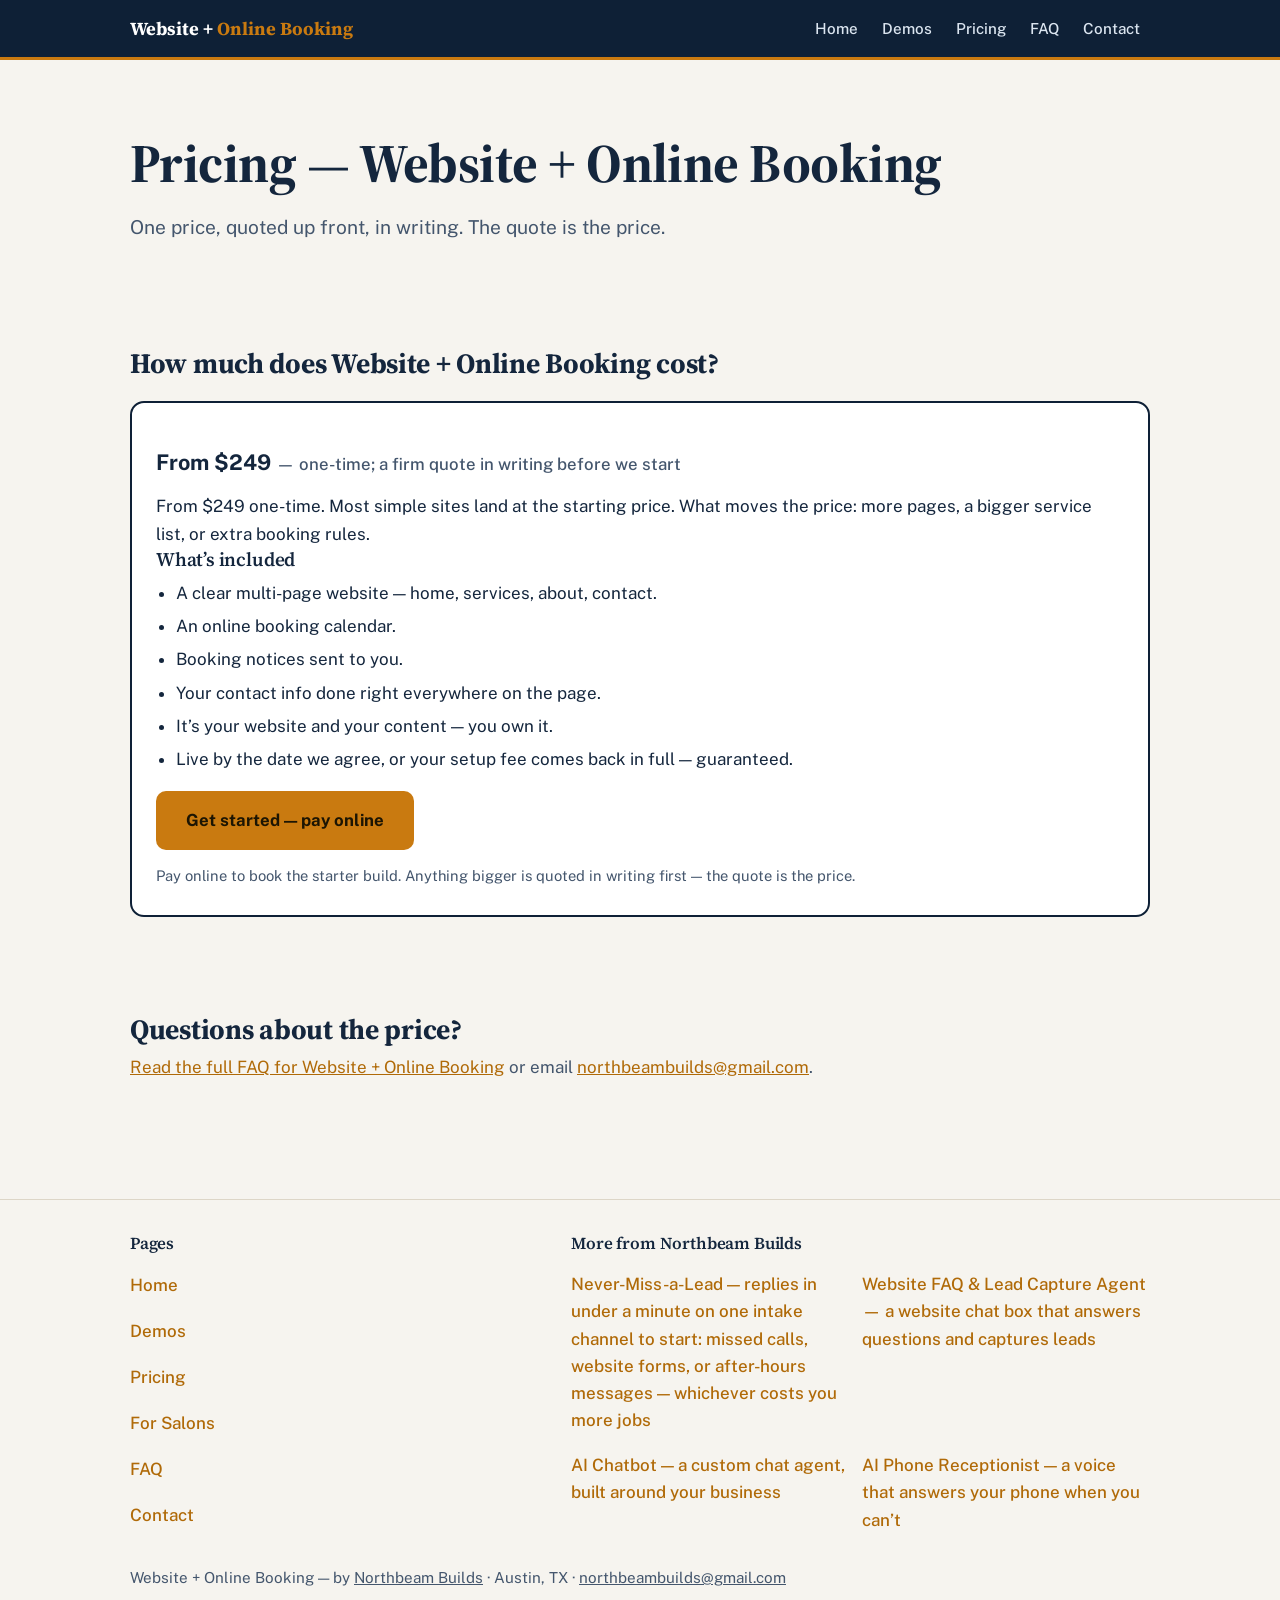
<file: pricing/index.html>
<!doctype html>
<html lang="en">
  <head>
    <meta charset="utf-8" />
    <meta name="viewport" content="width=device-width, initial-scale=1, viewport-fit=cover" />
    <meta name="color-scheme" content="light dark" />
    <link rel="icon" href="data:," />
    <title>Pricing | Website + Online Booking</title>
    <meta name="description" content="Website + Online Booking pricing: from $249 one-time, with a firm quote in writing before we start — the quote is the price. What’s included." />
    <link rel="canonical" href="https://booking.northbeambuilds.com/pricing/" />
    <meta property="og:title" content="Pricing | Website + Online Booking" />
    <meta property="og:description" content="Website + Online Booking pricing: from $249 one-time, with a firm quote in writing before we start — the quote is the price. What’s included." />
    <meta property="og:type" content="website" />
    <meta property="og:url" content="https://booking.northbeambuilds.com/pricing/" />
    <meta name="twitter:card" content="summary" />
    <meta name="twitter:title" content="Pricing | Website + Online Booking" />
    <meta name="twitter:description" content="Website + Online Booking pricing: from $249 one-time, with a firm quote in writing before we start — the quote is the price. What’s included." />
    <meta name="twitter:url" content="https://booking.northbeambuilds.com/pricing/" />
    <script type="application/ld+json">
{"@context": "https://schema.org", "@type": "Product", "name": "Website + Online Booking", "applicationCategory": "BusinessApplication", "operatingSystem": "Web", "description": "A clear small-business website with an online booking calendar built in, so customers can book a time without calling.", "offers": {"@type": "Offer", "priceCurrency": "USD", "price": "249", "priceSpecification": [{"@type": "UnitPriceSpecification", "price": "249", "priceCurrency": "USD", "name": "Starting price, one-time"}]}, "provider": {"@type": "Organization", "name": "Northbeam Builds", "email": "northbeambuilds@gmail.com", "address": {"@type": "PostalAddress", "addressLocality": "Austin", "addressRegion": "TX", "addressCountry": "US"}}}
    </script>
    <link rel="preconnect" href="https://fonts.googleapis.com" />
    <link rel="preconnect" href="https://fonts.gstatic.com" crossorigin />
    <link href="https://fonts.googleapis.com/css2?family=Source+Serif+4:opsz,wght@8..60,600;8..60,700&family=Public+Sans:wght@400;500;600;700&display=swap" rel="stylesheet" />
    <link rel="stylesheet" href="/assets/site.css" />
  </head>
  <body>
    <header class="topbar">
      <div class="wrap">
        <a class="wordmark" href="/">Website + <span>Online Booking</span></a>
        <button class="nav-toggle" type="button" aria-label="Open menu" aria-expanded="false" aria-controls="main-nav" id="nav-toggle">
          <span class="bars" aria-hidden="true"><span></span><span></span><span></span></span>
        </button>
        <nav class="topnav" id="main-nav" aria-label="Main site">
          <a href="/">Home</a>
          <a href="/demos/">Demos</a>
          <a href="/pricing/">Pricing</a>
          <a href="/faq/">FAQ</a>
          <a href="/contact/">Contact</a>
        </nav>
      </div>
    </header>

    <main>
      <div class="wrap">
        <div class="hero">
          <h1>Pricing — Website + Online Booking</h1>
          <p class="purpose">One price, quoted up front, in writing. The quote is the price.</p>
        </div>
        <section aria-labelledby="price-heading">
          <div class="section-head">
            <h2 id="price-heading">How much does Website + Online Booking cost?</h2>
          </div>
          <div class="price-box">
            <p class="price-line">From $249 <span class="per">— one-time; a firm quote in writing before we start</span></p>
            <p>From $249 one-time. Most simple sites land at the starting price. What moves the price: more pages, a bigger service list, or extra booking rules.</p>
            <h3>What’s included</h3>
            <ul>
              <li>A clear multi-page website — home, services, about, contact.</li>
              <li>An online booking calendar.</li>
              <li>Booking notices sent to you.</li>
              <li>Your contact info done right everywhere on the page.</li>
              <li>It’s your website and your content — you own it.</li>
              <li>Live by the date we agree, or your setup fee comes back in full — guaranteed.</li>
            </ul>
            <div class="cta-row">
              <a class="btn" href="https://buy.stripe.com/eVq6oHg3q7xG1S21AWgYU02" target="_blank" rel="noopener">Get started — pay online</a>
            </div>
            <p class="buy-note">Pay online to book the starter build. Anything bigger is quoted in writing first — the quote is the price.</p>
          </div>
        </section>
        <section aria-labelledby="faq-teaser-heading">
          <div class="section-head">
            <h2 id="faq-teaser-heading">Questions about the price?</h2>
            <p><a href="/faq/">Read the full FAQ for Website + Online Booking</a> or email <a href="mailto:northbeambuilds@gmail.com">northbeambuilds@gmail.com</a>.</p>
          </div>
        </section>
      </div>
    </main>
    <footer>
      <div class="wrap">
        <div class="footer-grid">
          <nav aria-label="Site pages">
            <h3>Pages</h3>
            <ul class="sitemap-list">
              <li><a href="/">Home</a></li>
              <li><a href="/demos/">Demos</a></li>
              <li><a href="/pricing/">Pricing</a></li>
              <li><a href="/for-salons/">For Salons</a></li>
              <li><a href="/faq/">FAQ</a></li>
              <li><a href="/contact/">Contact</a></li>
            </ul>
          </nav>
          <nav aria-label="More from Northbeam Builds">
            <h3>More from Northbeam Builds</h3>
            <ul class="tool-list">
              <li><a href="https://nevermiss.northbeambuilds.com/">Never-Miss-a-Lead — replies in under a minute on one intake channel to start: missed calls, website forms, or after-hours messages — whichever costs you more jobs</a></li>
              <li><a href="https://faqagent.northbeambuilds.com/">Website FAQ & Lead Capture Agent — a website chat box that answers questions and captures leads</a></li>
              <li><a href="https://chatbot.northbeambuilds.com/">AI Chatbot — a custom chat agent, built around your business</a></li>
              <li><a href="https://receptionist.northbeambuilds.com/">AI Phone Receptionist — a voice that answers your phone when you can’t</a></li>
            </ul>
          </nav>
        </div>
        <p class="footer-line">Website + Online Booking — by <a href="https://northbeambuilds.com">Northbeam Builds</a> · Austin, TX · <a href="mailto:northbeambuilds@gmail.com">northbeambuilds@gmail.com</a></p>
      </div>
    </footer>
    <script src="/assets/site.js"></script>
  </body>
</html>
</file>
<file: assets/site.css>
:root {
        color-scheme: light dark;
        --bg: #f6f4ef;
        --surface: #ffffff;
        --surface-2: #efece4;
        --ink: #14263d;
        --ink-soft: #44566d;
        --navy: #0e2036;
        --navy-2: #16304f;
        --amber: #c97a10;
        --amber-strong: #b06a08;
        --amber-soft: #fbeed3;
        --line: #ddd6c7;
        --focus: #1d6fd1;
        --radius: 14px;
      }
      @media (prefers-color-scheme: dark) {
        :root {
          --bg: #0a1626;
          --surface: #102238;
          --surface-2: #0d1c30;
          --ink: #eef2f7;
          --ink-soft: #b3c0d0;
          --navy: #0a1828;
          --navy-2: #122a47;
          --amber: #f0b24a;
          --amber-strong: #f5c169;
          --amber-soft: #2b2110;
          --line: #2a3f58;
          --focus: #7db4f0;
        }
      }
      * { box-sizing: border-box; }
      html { scroll-behavior: smooth; }
      body {
        margin: 0;
        background: var(--bg);
        color: var(--ink);
        font-family: "Public Sans", -apple-system, BlinkMacSystemFont, "Segoe UI", sans-serif;
        font-size: 1.0625rem;
        line-height: 1.6;
        -webkit-font-smoothing: antialiased;
      }
      a { color: var(--amber-strong); }
      a:focus-visible, summary:focus-visible {
        outline: 3px solid var(--focus);
        outline-offset: 2px;
        border-radius: 4px;
      }
      h1, h2, h3 {
        font-family: "Source Serif 4", Georgia, "Times New Roman", serif;
        line-height: 1.15;
        margin: 0;
        letter-spacing: -0.01em;
      }
      h2 { font-size: 1.75rem; font-weight: 700; }
      h3 { font-size: 1.2rem; font-weight: 600; }
      p { margin: 0; }
      .wrap { max-width: 1060px; margin: 0 auto; padding: 0 20px; }

      /* ---------- Site header ---------- */
      .topbar {
        position: sticky;
        top: 0;
        z-index: 60;
        background: var(--navy);
        color: #f3f6fa;
        border-bottom: 3px solid var(--amber);
      }
      .topbar .wrap {
        display: flex;
        align-items: center;
        gap: 8px 22px;
        flex-wrap: wrap;
        padding-top: 4px;
        padding-bottom: 4px;
        position: relative;
      }
      .wordmark {
        font-family: "Source Serif 4", Georgia, serif;
        font-weight: 700;
        font-size: 1.15rem;
        color: #ffffff;
        text-decoration: none;
        padding: 10px 0;
        white-space: nowrap;
      }
      .wordmark span { color: var(--amber); }
      .nav-toggle {
        display: none;
        margin-left: auto;
        background: transparent;
        border: 1px solid rgba(255,255,255,0.35);
        border-radius: 8px;
        color: #ffffff;
        width: 48px;
        height: 48px;
        align-items: center;
        justify-content: center;
        cursor: pointer;
        flex-shrink: 0;
      }
      .nav-toggle:focus-visible { outline: 3px solid var(--focus); outline-offset: 2px; }
      .nav-toggle .bars { display: flex; flex-direction: column; gap: 5px; }
      .nav-toggle .bars span { display: block; width: 22px; height: 2px; background: #ffffff; border-radius: 2px; }
      .topnav {
        display: flex;
        flex-wrap: wrap;
        gap: 2px 4px;
        margin-left: auto;
      }
      .topnav a {
        color: #dbe5f0;
        text-decoration: none;
        font-size: 0.95rem;
        font-weight: 500;
        padding: 12px 10px;
        min-height: 44px;
        display: inline-flex;
        align-items: center;
        border-radius: 6px;
      }
      .topnav a:hover { color: #ffffff; background: rgba(255,255,255,0.08); }
      @media (max-width: 719px) {
        .nav-toggle { display: inline-flex; }
        .topnav {
          display: none;
          width: 100%;
          flex-direction: column;
          align-items: stretch;
          margin-left: 0;
          padding: 6px 0 12px;
          gap: 2px;
        }
        .topnav.open { display: flex; }
        .topnav a { width: 100%; padding: 12px 8px; }
      }

      /* ---------- Hero ---------- */
      .hero { padding: 52px 0 44px; }
      .hero h1 {
        font-size: clamp(2.3rem, 6vw, 3.4rem);
        font-weight: 700;
        color: var(--ink);
      }
      .hero .purpose {
        margin-top: 18px;
        font-size: 1.2rem;
        line-height: 1.55;
        color: var(--ink-soft);
        max-width: 46rem;
      }
      .hero .purpose strong { color: var(--ink); font-weight: 600; }
      .price-line {
        margin-top: 26px;
        font-size: 1.35rem;
        font-weight: 700;
        color: var(--ink);
      }
      .price-line .per { font-weight: 500; color: var(--ink-soft); font-size: 1.05rem; }
      .cta-row { margin-top: 18px; display: flex; flex-wrap: wrap; gap: 14px; align-items: center; }
      .btn {
        display: inline-flex;
        align-items: center;
        justify-content: center;
        min-height: 54px;
        padding: 14px 28px;
        border-radius: 10px;
        background: var(--amber);
        color: #1c1503;
        font-weight: 700;
        font-size: 1.05rem;
        text-decoration: none;
        border: 2px solid transparent;
        transition: background 0.15s ease, transform 0.15s ease;
      }
      .btn:hover { background: var(--amber-strong); color: #ffffff; }
      @media (prefers-color-scheme: dark) {
        .btn { color: #1a1204; }
        .btn:hover { color: #14100a; background: var(--amber-strong); }
      }

      /* ---------- Sections ---------- */
      section { padding: 40px 0; }
      .section-head { margin-bottom: 22px; }
      .section-head p { margin-top: 8px; color: var(--ink-soft); max-width: 44rem; }

      .steps {
        display: grid;
        grid-template-columns: 1fr;
        gap: 16px;
        list-style: none;
        margin: 0;
        padding: 0;
        counter-reset: step;
      }
      .steps li {
        background: var(--surface);
        border: 1px solid var(--line);
        border-radius: var(--radius);
        padding: 22px 22px 22px 74px;
        position: relative;
        min-height: 44px;
      }
      .steps li::before {
        counter-increment: step;
        content: counter(step);
        position: absolute;
        left: 20px;
        top: 20px;
        width: 38px;
        height: 38px;
        border-radius: 50%;
        background: var(--navy);
        color: #ffffff;
        font-weight: 700;
        font-size: 1.1rem;
        display: flex;
        align-items: center;
        justify-content: center;
      }
      @media (prefers-color-scheme: dark) {
        .steps li::before { background: var(--amber); color: #1a1204; }
      }
      .steps p { font-size: 1.05rem; }

      .sample {
        margin-top: 22px;
        background: var(--amber-soft);
        border: 1px dashed var(--amber);
        border-radius: var(--radius);
        padding: 22px;
      }
      .sample .tag {
        display: inline-block;
        font-size: 0.8rem;
        font-weight: 700;
        letter-spacing: 0.06em;
        text-transform: uppercase;
        color: var(--amber-strong);
        margin-bottom: 8px;
      }
      .sample p { font-size: 1.05rem; }
      .sample .note { margin-top: 10px; font-size: 0.9rem; color: var(--ink-soft); font-style: italic; }

      /* ---------- Numbers strip ---------- */
      .numbers {
        background: var(--navy);
        color: #eef2f7;
        border-radius: var(--radius);
        padding: 28px 24px;
      }
      .numbers h2 { color: #ffffff; margin-bottom: 18px; }
      .numbers .stat { font-size: 1.12rem; line-height: 1.55; }
      .numbers .stat + .stat { margin-top: 16px; }
      .numbers .stat strong { color: var(--amber); }
      .numbers .caveat {
        margin-top: 18px;
        font-size: 0.85rem;
        line-height: 1.5;
        color: #b9c7d8;
      }

      /* ---------- For / not for ---------- */
      .fit-grid {
        display: grid;
        grid-template-columns: 1fr;
        gap: 16px;
      }
      .fit-card {
        background: var(--surface);
        border: 1px solid var(--line);
        border-radius: var(--radius);
        padding: 24px;
      }
      .fit-card h3 { margin-bottom: 12px; }
      .fit-card ul { margin: 0; padding-left: 20px; }
      .fit-card li { margin-bottom: 8px; }
      .fit-card li:last-child { margin-bottom: 0; }
      .boundary {
        margin-top: 20px;
        background: var(--surface-2);
        border: 1px solid var(--line);
        border-radius: var(--radius);
        padding: 20px 22px;
        font-size: 1.02rem;
      }
      .boundary a { font-weight: 600; }

      /* ---------- Price box ---------- */
      .price-box {
        background: var(--surface);
        border: 2px solid var(--navy);
        border-radius: var(--radius);
        padding: 28px 24px;
      }
      @media (prefers-color-scheme: dark) {
        .price-box { border-color: var(--amber); }
      }
      .price-box .big { font-size: 1.5rem; font-weight: 700; line-height: 1.35; }
      .price-box p { margin-top: 14px; }
      .price-box ul { margin: 10px 0 0; padding-left: 20px; }
      .price-box li { margin-bottom: 6px; }
      .price-box .guarantee { font-weight: 600; }

      /* ---------- Demos ---------- */
      .demo-grid {
        display: grid;
        grid-template-columns: 1fr;
        gap: 16px;
      }
      .demo-card {
        background: var(--surface);
        border: 1px solid var(--line);
        border-radius: var(--radius);
        padding: 24px;
        display: flex;
        flex-direction: column;
        gap: 10px;
      }
      .demo-card h3 { font-size: 1.3rem; }
      .demo-card .badge {
        align-self: flex-start;
        font-size: 0.8rem;
        font-weight: 700;
        letter-spacing: 0.04em;
        text-transform: uppercase;
        background: var(--amber-soft);
        color: var(--amber-strong);
        border: 1px solid var(--amber);
        border-radius: 999px;
        padding: 4px 12px;
      }
      .demo-card p { color: var(--ink-soft); font-size: 0.98rem; }
      .demo-card a.open {
        margin-top: auto;
        display: inline-flex;
        align-items: center;
        min-height: 48px;
        font-weight: 700;
        text-decoration: none;
      }
      .demo-card a.open:hover { text-decoration: underline; }

      /* ---------- FAQ ---------- */
      .faq { display: flex; flex-direction: column; gap: 12px; }
      .faq details {
        background: var(--surface);
        border: 1px solid var(--line);
        border-radius: var(--radius);
      }
      .faq summary {
        cursor: pointer;
        list-style: none;
        padding: 18px 22px;
        min-height: 44px;
        font-weight: 600;
        font-size: 1.08rem;
        display: flex;
        justify-content: space-between;
        align-items: center;
        gap: 12px;
      }
      .faq summary::-webkit-details-marker { display: none; }
      .faq summary::after {
        content: "+";
        font-size: 1.5rem;
        font-weight: 400;
        color: var(--amber-strong);
        line-height: 1;
        flex-shrink: 0;
      }
      .faq details[open] summary::after { content: "–"; }
      .faq details p {
        padding: 0 22px 20px;
        color: var(--ink-soft);
      }

      /* ---------- Final CTA ---------- */
      .final-cta {
        background: var(--navy);
        color: #eef2f7;
        border-radius: var(--radius);
        padding: 34px 24px;
        text-align: center;
      }
      .final-cta h2 { color: #ffffff; margin-bottom: 10px; }
      .final-cta p { color: #c4d2e2; max-width: 34rem; margin: 0 auto; }
      .final-cta .cta-row { justify-content: center; margin-top: 22px; }
      .final-cta .direct { margin-top: 16px; font-size: 0.98rem; color: #c4d2e2; }
      .final-cta .direct a { color: var(--amber); font-weight: 600; }

      /* ---------- Footer ---------- */
      footer {
        margin-top: 48px;
        border-top: 1px solid var(--line);
        padding: 34px 0 44px;
      }
      footer h2 { font-size: 1.25rem; margin-bottom: 14px; }
      footer h3 { font-size: 1.05rem; margin-bottom: 10px; }
      .footer-grid {
        display: grid;
        grid-template-columns: 1fr;
        gap: 28px;
        margin-bottom: 24px;
      }
      @media (min-width: 720px) {
        .footer-grid { grid-template-columns: 1fr 1.4fr; }
      }
      .sitemap-list, .tool-list {
        list-style: none;
        margin: 0;
        padding: 0;
        display: grid;
        grid-template-columns: 1fr;
        gap: 2px;
      }
      .sitemap-list a, .tool-list a {
        display: inline-flex;
        align-items: center;
        min-height: 44px;
        padding: 8px 0;
        font-weight: 500;
        text-decoration: none;
      }
      .sitemap-list a:hover, .tool-list a:hover { text-decoration: underline; }
      .tool-list .here { color: var(--ink-soft); font-weight: 400; font-size: 0.9rem; margin-left: 8px; }
      .footer-line { color: var(--ink-soft); font-size: 0.95rem; margin-top: 8px; }
      .footer-line a { color: var(--ink-soft); }
      .footer-small { color: var(--ink-soft); font-size: 0.88rem; margin-top: 6px; }


      @media (min-width: 720px) {
        .steps { grid-template-columns: repeat(3, 1fr); }
        .steps li { padding: 64px 20px 22px; }
        .steps li::before { top: 18px; left: 20px; }
        .fit-grid { grid-template-columns: 1fr 1fr; }
        .demo-grid { grid-template-columns: 1fr 1fr; }
        .tool-list { grid-template-columns: 1fr 1fr; }
        .hero { padding: 72px 0 56px; }
        section { padding: 48px 0; }
      }
      @media (prefers-reduced-motion: reduce) {
        html { scroll-behavior: auto; }
        .btn { transition: none; }
      }

/* ---------- Standalone site additions ---------- */
.btn.secondary {
  background: transparent;
  border-color: var(--navy);
  color: var(--ink);
}
.btn.secondary:hover { background: var(--navy); color: #ffffff; }
@media (prefers-color-scheme: dark) {
  .btn.secondary { border-color: var(--amber); color: var(--ink); }
  .btn.secondary:hover { background: var(--amber); color: #1a1204; }
}
.buy-note { margin-top: 12px; font-size: 0.92rem; color: var(--ink-soft); }
.contact-card {
  background: var(--surface);
  border: 2px solid var(--navy);
  border-radius: var(--radius);
  padding: 28px 24px;
  text-align: center;
}
@media (prefers-color-scheme: dark) { .contact-card { border-color: var(--amber); } }
.contact-card .big-email { font-size: 1.35rem; font-weight: 700; word-break: break-all; }
.contact-card p { margin-top: 12px; color: var(--ink-soft); }
.page-intro { padding: 44px 0 8px; }
.page-intro h1 { font-size: clamp(2rem, 5vw, 2.8rem); font-weight: 700; }
.page-intro p { margin-top: 14px; font-size: 1.15rem; color: var(--ink-soft); max-width: 44rem; }
</file>
